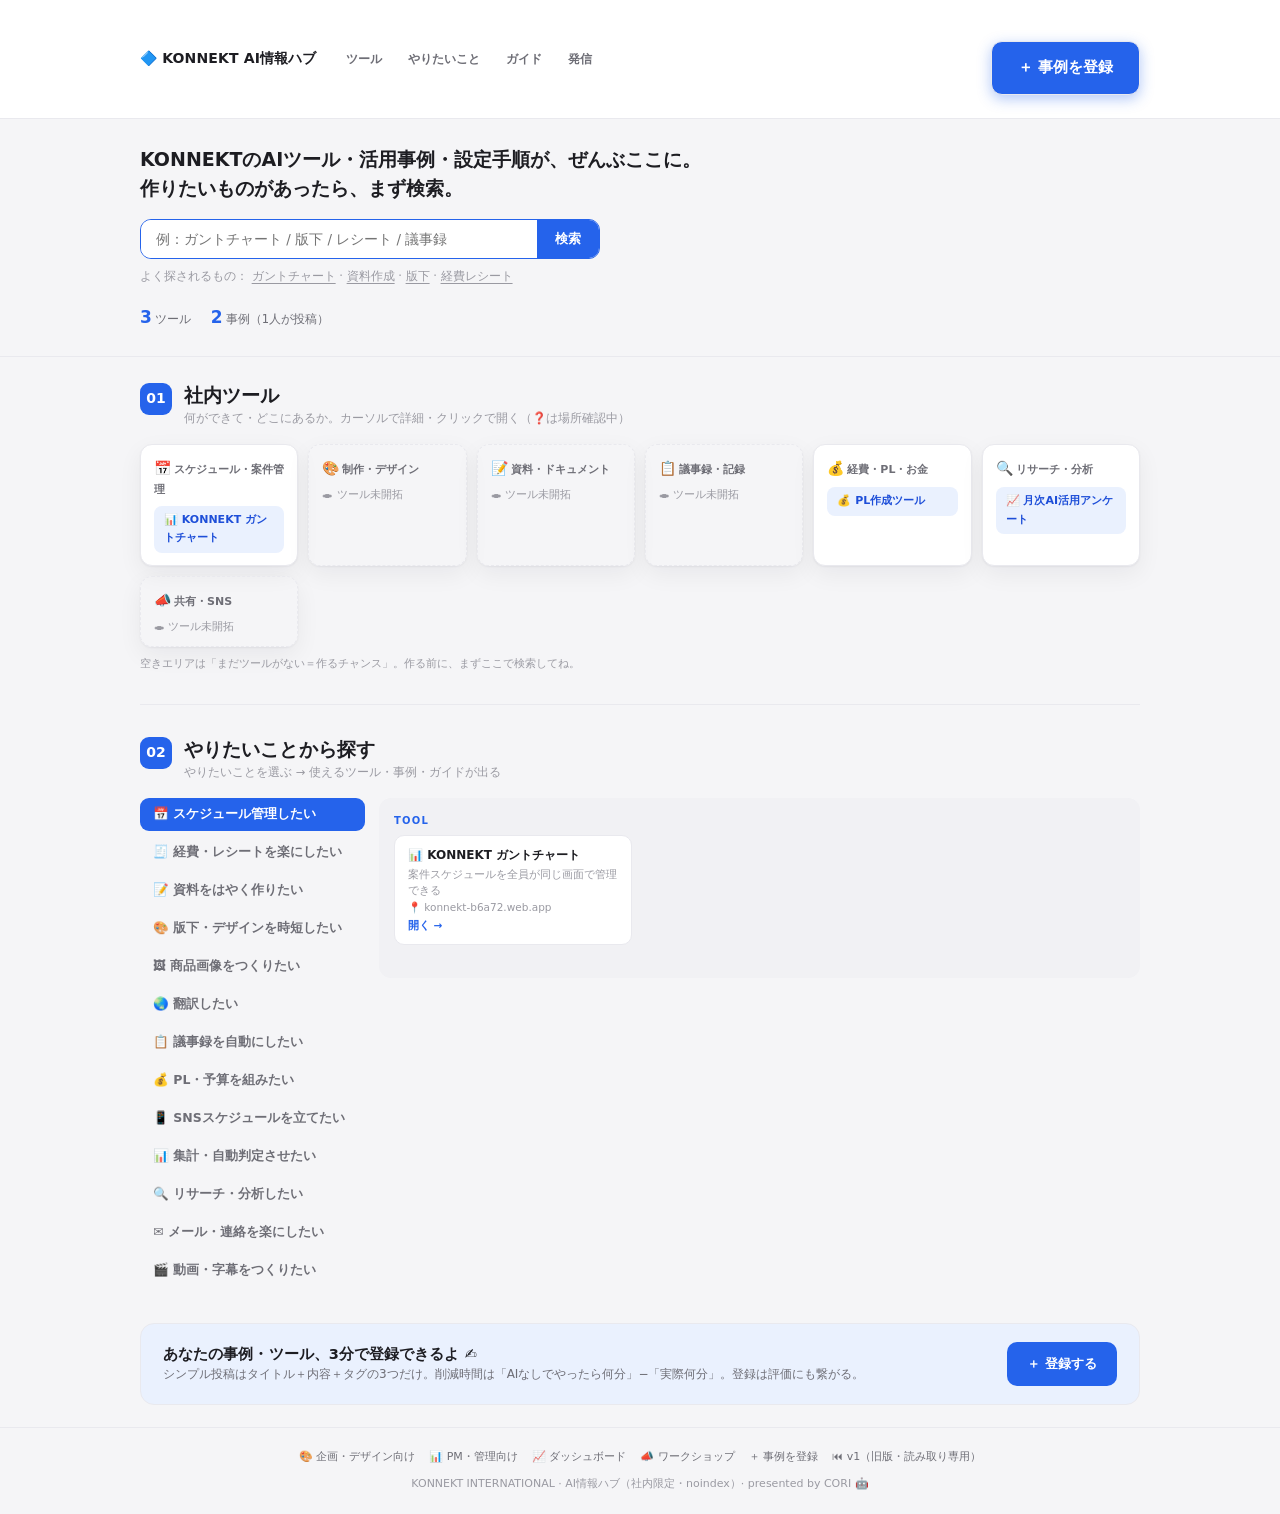
<file: v2/index.html>
<!DOCTYPE html>
<html lang="ja">
<head>
  <meta charset="UTF-8" />
  <meta name="viewport" content="width=device-width, initial-scale=1" />
  <title>KONNEKT AI情報ハブ｜社内AIツール台帳・活用事例・設定手順</title>
  <meta name="robots" content="noindex, nofollow" />
  <meta name="description" content="KONNEKT社内のAIツール台帳・活用事例・設定手順を検索・共有できるAI情報ハブ。" />
  <link rel="icon" href="data:image/svg+xml,<svg xmlns='http://www.w3.org/2000/svg' viewBox='0 0 100 100'><text y='.9em' font-size='90'>🔷</text></svg>" />
  <style>
    :root{
      /* Task Cockpit のデザイントークンを踏襲・アクセントは彩度高めの明るい青 */
      --bg:#F5F5F7; --card:#FFFFFF; --tint:#EAF1FE; --tint2:#F1F1F4;
      --ink:#1D1D22; --ink2:#6E6E76; --ink3:#9A9AA2;
      --border:#E9E9EE; --p:#2563EB; --p2:#1D4ED8; --p-light:#EAF1FE;
      /* 見出しも本文と同じゴシックに統一（旧: 明朝セリフ・2026-07-18 ゆりこ指示で統一） */
      --serif:"Noto Sans JP","Hiragino Sans","Hiragino Kaku Gothic ProN","Yu Gothic",system-ui,sans-serif;
      --shadow:0 1px 2px rgba(20,20,30,.05), 0 8px 24px rgba(20,20,30,.06);
      --radius:12px;
      color-scheme: light;
    }
    *{box-sizing:border-box;margin:0;padding:0;}
    html{scroll-behavior:smooth;scroll-padding-top:66px;}
    body{background:var(--bg);color:var(--ink);
      font-family:"Noto Sans JP","Hiragino Sans","Hiragino Kaku Gothic ProN","Yu Gothic",system-ui,sans-serif;
      font-size:14px;line-height:1.7;-webkit-font-smoothing:antialiased;}
    a{color:inherit;text-decoration:none;}
    .wrap{max-width:1040px;margin:0 auto;padding:0 20px;}

    /* nav */
    .nav{position:sticky;top:0;z-index:60;background:rgba(255,255,255,.94);backdrop-filter:blur(8px);
      border-bottom:1px solid var(--border);}
    .nav-inner{display:flex;align-items:center;gap:4px;flex-wrap:wrap;padding:11px 20px;max-width:1040px;margin:0 auto;}
    .logo{font-weight:700;font-size:14px;margin-right:14px;letter-spacing:.01em;}
    .logo .dia{color:var(--p);}
    .np{font-size:12px;font-weight:600;color:var(--ink2);padding:6px 11px;border-radius:8px;transition:.15s;}
    .np:hover{background:var(--tint);color:var(--p);}
    .np.cta{margin-left:auto;background:var(--p);color:#fff;border-radius:11px;padding:13px 26px;font-size:15px;font-weight:700;box-shadow:0 4px 14px rgba(37,99,235,.35);transition:.15s;}
    .np.cta:hover{background:var(--p2);color:#fff;box-shadow:0 6px 20px rgba(37,99,235,.45);transform:translateY(-1px);}

    /* hero */
    .hero{background:var(--bg);border-bottom:1px solid var(--border);padding:26px 0 24px;}
    .hero-lead{font-family:var(--serif);font-size:clamp(16px,2vw,19px);font-weight:600;line-height:1.55;color:var(--ink);margin-bottom:16px;}
    .searchbox{display:flex;max-width:460px;border:1.5px solid var(--p);border-radius:11px;overflow:hidden;background:#fff;}
    .searchbox input{flex:1;border:none;outline:none;padding:11px 15px;font-size:13.5px;font-family:inherit;background:#fff;color:var(--ink);min-width:0;}
    .searchbox button{border:none;background:var(--p);color:#fff;font-weight:600;font-size:13px;padding:0 18px;cursor:pointer;font-family:inherit;}
    .searchbox button:hover{background:var(--p2);}
    .hint{font-size:11.5px;color:var(--ink3);margin-top:8px;}
    .hint .tag{cursor:pointer;text-decoration:underline;text-underline-offset:3px;}
    .hint .tag:hover{color:var(--p);}
    .hstats{display:flex;gap:20px;margin-top:16px;flex-wrap:wrap;}
    .hstat{font-size:11.5px;color:var(--ink2);}
    .hstat b{font-size:17px;color:var(--p);font-weight:700;margin-right:3px;font-variant-numeric:tabular-nums;}

    /* sections — 各セクションを「壁」で区切って話題の切り替わりを明確化 */
    section{padding:26px 0 6px;}
    section + section{border-top:1px solid var(--border);margin-top:24px;padding-top:32px;}
    .num-head{display:flex;align-items:flex-start;gap:12px;margin-bottom:16px;}
    .sec-badge{flex-shrink:0;width:32px;height:32px;border-radius:9px;background:var(--p);color:#fff;
      font-family:var(--serif);font-weight:600;font-size:14px;display:flex;align-items:center;justify-content:center;font-variant-numeric:tabular-nums;}
    .num-head .titles{display:flex;flex-direction:column;gap:1px;}
    h2{font-family:var(--serif);font-size:19px;font-weight:600;line-height:1.3;letter-spacing:.005em;color:var(--ink);}
    .sec-note{font-size:11.5px;color:var(--ink3);}

    /* ===== ツール全体感 ===== */
    .tool-stats{display:flex;gap:6px;flex-wrap:wrap;margin-bottom:10px;}
    .tstat{background:#fff;border:1px solid var(--border);border-radius:99px;padding:4px 12px;font-size:11.5px;font-weight:600;color:var(--ink2);}
    .tstat b{color:var(--p2);font-size:13px;font-weight:700;font-variant-numeric:tabular-nums;}
    .covmap{display:grid;grid-template-columns:repeat(auto-fit,minmax(140px,1fr));gap:10px;}
    .area{background:var(--card);border:1px solid var(--border);border-radius:var(--radius);box-shadow:var(--shadow);padding:12px 13px;display:flex;flex-direction:column;gap:6px;}
    .area .a-head{font-size:11px;font-weight:600;color:var(--ink2);}
    .area .a-head .ic{font-size:14px;margin-right:3px;}
    .tchip{display:flex;align-items:center;gap:5px;font-size:11px;font-weight:600;background:var(--tint);border:1px solid transparent;color:var(--p2);border-radius:8px;padding:4px 9px;cursor:pointer;transition:.12s;}
    .tchip:hover{border-color:var(--p);}
    .tchip .ask{color:#B45309;font-size:9.5px;font-weight:700;}
    .area.empty{border-style:dashed;background:transparent;}
    .area .hollow{font-size:10.5px;color:var(--ink3);line-height:1.5;}
    .kind{font-size:9.5px;font-weight:700;border-radius:99px;padding:1px 8px;}
    .kind.common{background:var(--tint);color:var(--p2);}
    .kind.personal{background:#E6F6FB;color:#0E7490;}
    .kind.system{background:#EEF1F7;color:#3E4C66;}
    .tt{position:fixed;z-index:120;background:#fff;border:1px solid var(--border);border-radius:12px;box-shadow:0 14px 34px rgba(16,24,40,.16);padding:12px 14px;font-size:11.5px;line-height:1.65;max-width:280px;display:none;pointer-events:none;}
    .tt.show{display:block;}
    .tt .tt-name{font-size:12.5px;font-weight:700;}
    .tt .tt-meta{color:var(--ink3);font-size:10.5px;margin:2px 0 6px;}
    .tt .tt-loc{margin-top:6px;font-size:10.5px;color:var(--ink2);}
    .tt .tt-hint{margin-top:6px;font-size:10px;color:var(--p);font-weight:700;}
    .tchip.dim{opacity:.22;}
    .notice{font-size:11px;color:var(--ink3);margin-top:8px;}

    /* ===== 逆引き（2ペイン） ===== */
    .rev{display:grid;grid-template-columns:225px 1fr;gap:14px;align-items:start;}
    .rev-list{display:flex;flex-direction:column;gap:5px;}
    .ritem{font-size:12.5px;font-weight:600;color:var(--ink2);padding:8px 13px;border-radius:9px;cursor:pointer;border:none;background:transparent;text-align:left;font-family:inherit;transition:.12s;}
    .ritem:hover{background:var(--tint);color:var(--p);}
    .ritem.on{background:var(--p);color:#fff;}
    .rev-pane{background:var(--tint2);border-radius:var(--radius);padding:14px 15px;min-height:180px;}
    .rgroup{font-size:10px;font-weight:700;color:var(--p);letter-spacing:.12em;margin:4px 0 6px;}
    .rgroup:first-child{margin-top:0;}
    .rcards{display:grid;grid-template-columns:repeat(auto-fill,minmax(230px,1fr));gap:8px;}
    .rcard{background:#fff;border:1px solid var(--border);border-radius:10px;padding:10px 13px;font-size:11.5px;cursor:pointer;transition:.12s;line-height:1.6;}
    .rcard:hover{border-color:var(--p);}
    .rcard b{font-size:12px;font-weight:600;color:var(--ink);}
    .rcard .m{color:var(--ink3);font-size:10.5px;display:block;}
    .rcard .go{color:var(--p);font-weight:600;font-size:10.5px;}
    .rempty{font-size:12px;color:var(--ink3);}

    /* ===== ホーム/タブ切替（04+05→ガイド・06→発信・2026-08-01） ===== */
    .backhome{font-size:12px;font-weight:600;color:var(--ink2);background:#fff;border:1px solid var(--border);border-radius:9px;padding:7px 14px;cursor:pointer;font-family:inherit;margin:20px 0 14px;}
    .backhome:hover{border-color:var(--p);color:var(--p);}
    .subtabs{display:flex;gap:6px;margin-bottom:20px;border-bottom:1px solid var(--border);padding-bottom:12px;}
    .subtab{font-size:13px;font-weight:600;color:var(--ink2);background:transparent;border:none;border-radius:9px;padding:8px 14px;cursor:pointer;font-family:inherit;}
    .subtab:hover{background:var(--tint);}
    .subtab.on{background:var(--p);color:#fff;}

    /* controls */
    .controls{display:flex;align-items:center;gap:8px;flex-wrap:wrap;margin-bottom:12px;}
    .ctrl-label{font-size:11px;color:var(--ink3);font-weight:600;letter-spacing:.05em;}
    .sortbtn{font-size:12px;font-weight:600;border:1px solid var(--border);background:#fff;color:var(--ink2);border-radius:99px;padding:4px 12px;cursor:pointer;font-family:inherit;}
    .sortbtn.on{background:var(--p);color:#fff;border-color:var(--p);}
    select.person{font-size:12px;font-weight:600;border:1px solid var(--border);border-radius:99px;padding:4px 10px;color:var(--ink2);background:#fff;font-family:inherit;cursor:pointer;}
    .chips{display:flex;gap:6px;flex-wrap:wrap;margin-bottom:14px;}
    .chip{font-size:11.5px;font-weight:500;background:var(--tint2);border:1px solid var(--border);color:var(--ink2);border-radius:99px;padding:3px 11px;cursor:pointer;font-family:inherit;}
    .chip.on{background:var(--p);border-color:var(--p);color:#fff;}
    .count{font-size:11.5px;color:var(--ink3);margin-left:auto;font-variant-numeric:tabular-nums;}

    /* case cards */
    .cases{display:grid;grid-template-columns:repeat(auto-fill,minmax(290px,1fr));gap:12px;}
    .case{background:var(--card);border:1px solid var(--border);border-radius:var(--radius);box-shadow:var(--shadow);padding:14px 16px;display:flex;flex-direction:column;gap:9px;transition:.15s;cursor:pointer;}
    .case:hover{border-color:#A9C6FA;box-shadow:0 2px 4px rgba(20,20,30,.06),0 12px 28px rgba(37,99,235,.14);transform:translateY(-1px);}
    .case-top{display:flex;align-items:center;gap:8px;font-size:11px;color:var(--ink3);}
    .avatar{width:21px;height:21px;border-radius:50%;background:var(--p);color:#fff;font-size:9.5px;font-weight:700;display:flex;align-items:center;justify-content:center;flex-shrink:0;}
    .case-top .name{font-weight:600;color:var(--ink2);}
    .case-top .date{margin-left:auto;font-variant-numeric:tabular-nums;}
    .case h3{font-size:13.5px;font-weight:700;line-height:1.55;}
    .dekiru{background:var(--tint2);border-left:3px solid var(--p);border-radius:6px;padding:6px 11px;font-size:11.5px;color:var(--ink2);}
    .ba-line{display:flex;align-items:center;gap:8px;font-size:12px;background:var(--tint);border-radius:9px;padding:7px 12px;flex-wrap:wrap;}
    .ba-line .bf{color:var(--ink2);}
    .ba-line .af{color:var(--p2);font-weight:700;}
    .badges{display:flex;gap:6px;flex-wrap:wrap;align-items:center;margin-top:auto;}
    .b-saved{font-size:10.5px;font-weight:700;background:var(--tint);color:var(--p2);border-radius:99px;padding:2px 9px;font-variant-numeric:tabular-nums;}
    .b-month{font-size:10.5px;font-weight:700;background:var(--ink);color:#fff;border-radius:99px;padding:2px 9px;font-variant-numeric:tabular-nums;}
    .b-tool{font-size:10.5px;font-weight:500;color:var(--ink2);background:var(--tint2);border:1px solid var(--border);border-radius:99px;padding:2px 9px;}
    .b-tag{font-size:10.5px;color:var(--p);font-weight:600;}
    .toolbtn{display:inline-flex;align-items:center;gap:5px;background:var(--p);color:#fff;font-weight:600;font-size:11px;border-radius:8px;padding:5px 11px;}
    .toolbtn:hover{background:var(--p2);}

    /* steps / docs */
    .steps{display:grid;grid-template-columns:repeat(auto-fit,minmax(200px,1fr));gap:10px;}
    .step{background:var(--card);border:1px solid var(--border);border-radius:var(--radius);box-shadow:var(--shadow);padding:13px 15px;}
    .step .n{width:22px;height:22px;border-radius:50%;background:var(--p);color:#fff;font-weight:700;font-size:11.5px;display:flex;align-items:center;justify-content:center;margin-bottom:6px;}
    .step h3{font-size:12.5px;font-weight:700;margin-bottom:3px;}
    .step p{font-size:11.5px;color:var(--ink2);}
    .grid3{display:grid;grid-template-columns:repeat(auto-fill,minmax(240px,1fr));gap:10px;}
    .doc{display:flex;align-items:center;gap:11px;background:var(--card);border:1px solid var(--border);border-radius:var(--radius);box-shadow:var(--shadow);padding:11px 14px;transition:.15s;}
    .doc:hover{border-color:var(--p);}
    .doc .ic{font-size:19px;}
    .doc .t{font-size:12.5px;font-weight:600;}
    .doc .s{font-size:10.5px;color:var(--ink3);}
    .doc .arrow{margin-left:auto;color:var(--ink3);font-size:12px;}

    .cta{background:var(--tint);border:1px solid var(--border);border-radius:14px;padding:18px 22px;display:flex;align-items:center;gap:18px;flex-wrap:wrap;margin:30px 0 12px;}
    .cta h2{font-size:14.5px;}
    .cta p{font-size:12px;color:var(--ink2);}
    .cta .btn{margin-left:auto;display:inline-block;background:var(--p);color:#fff;font-weight:600;font-size:13px;border:none;border-radius:10px;padding:11px 20px;cursor:pointer;font-family:inherit;}
    .cta .btn:hover{background:var(--p2);}

    footer{border-top:1px solid var(--border);padding:20px;text-align:center;font-size:11px;color:var(--ink3);margin-top:22px;}
    footer .links{margin-bottom:8px;display:flex;gap:14px;justify-content:center;flex-wrap:wrap;}
    footer .links a{color:var(--ink2);font-weight:500;}
    footer .links a:hover{color:var(--p);}

    /* modal */
    .backdrop{position:fixed;inset:0;background:rgba(16,24,40,.45);display:none;align-items:center;justify-content:center;z-index:100;padding:20px;}
    .backdrop.open{display:flex;}
    .modal{background:#fff;border-radius:16px;max-width:560px;width:100%;padding:24px 26px;position:relative;max-height:84vh;overflow-y:auto;}
    .modal .x{position:absolute;top:12px;right:14px;border:none;background:var(--tint);border-radius:50%;width:30px;height:30px;font-size:15px;cursor:pointer;color:var(--ink2);font-family:inherit;}
    .modal h3{font-size:15px;font-weight:700;margin-bottom:10px;padding-right:30px;}
    .person-chip{display:inline-flex;align-items:center;gap:6px;font-size:12px;font-weight:600;color:var(--ink2);background:var(--tint);border-radius:99px;padding:3px 12px;}
    .person-chip .dot{width:8px;height:8px;border-radius:50%;background:var(--p);}
    .cmd-box{background:#101828;color:#E5E7EB;font-family:ui-monospace,SFMono-Regular,Menlo,monospace;font-size:11.5px;line-height:1.7;border-radius:10px;padding:12px 14px;white-space:pre-wrap;word-break:break-word;}
    /* ===== モーダル本文・リンク（2026-08-03 追加） ===== */
    .modal-text{font-size:12.5px;line-height:1.8;color:var(--ink2);overflow-wrap:anywhere;}
    .modal-text p{margin-bottom:8px;}
    .modal-text p:last-child{margin-bottom:0;}
    .inline-link{color:var(--p);font-weight:600;text-decoration:underline;text-underline-offset:2px;overflow-wrap:anywhere;}
    .inline-link:hover{color:var(--p2);}
    .linkrow{display:flex;flex-wrap:wrap;gap:8px;margin:0 0 14px;}
    .linkbtn{display:inline-flex;align-items:center;background:var(--p);color:#fff;font-weight:600;font-size:12px;border-radius:9px;padding:9px 15px;transition:.14s;}
    .linkbtn:hover{background:var(--p2);}
    .linkbtn.ghost{background:#fff;color:var(--p2);border:1px solid var(--border);}
    .linkbtn.ghost:hover{border-color:var(--p);background:var(--tint);}
    /* 添付画像・リンク先のサムネイルプレビュー（2026-08-03 追加） */
    .previewrow{display:flex;flex-wrap:wrap;gap:10px;margin:0 0 14px;}
    .thumb-link{display:block;width:150px;height:104px;border-radius:10px;overflow:hidden;border:1px solid var(--border);background:var(--tint2);flex-shrink:0;}
    .thumb-link img{width:100%;height:100%;object-fit:cover;display:block;}
    .linkcard{display:flex;align-items:center;gap:9px;border:1px solid var(--border);border-radius:10px;padding:9px 13px;background:#fff;max-width:260px;transition:.12s;}
    .linkcard:hover{border-color:var(--p);background:var(--tint);}
    .linkcard-ico{width:22px;height:22px;border-radius:5px;flex-shrink:0;}
    .linkcard-text{display:flex;flex-direction:column;min-width:0;}
    .linkcard-text b{font-size:12px;color:var(--ink);font-weight:700;white-space:nowrap;overflow:hidden;text-overflow:ellipsis;}
    .linkcard-host{font-size:10.5px;color:var(--ink3);white-space:nowrap;overflow:hidden;text-overflow:ellipsis;}

    .mb-2{margin-bottom:8px;}.mb-3{margin-bottom:12px;}.mb-4{margin-bottom:16px;}
    .text-xs{font-size:11px;}.font-semibold{font-weight:600;}.text-gray-600{color:var(--ink2);}

    @media (max-width:720px){
      .rev{grid-template-columns:1fr;}
      .rev-list{flex-direction:row;flex-wrap:wrap;}
      .ritem{border:1px solid var(--border);}
      .count{margin-left:0;width:100%;}
      .hero .net{display:none;}
    }
    @media (prefers-reduced-motion:reduce){*{transition:none!important;scroll-behavior:auto!important;}}
  </style>
</head>
<body>

<nav class="nav">
  <div class="nav-inner">
    <span class="logo"><span class="dia">🔷</span> KONNEKT AI情報ハブ</span>
    <a class="np" href="#tools" onclick="showHome();return true;">ツール</a>
    <a class="np" href="#reverse" onclick="showHome();return true;">やりたいこと</a>
    <a class="np" href="javascript:void(0)" onclick="showTab('guide')">ガイド</a>
    <a class="np" href="javascript:void(0)" onclick="showTab('archive')">発信</a>
    <a class="np cta" href="./register-hub.html">＋ 事例を登録</a>
  </div>
</nav>

<header class="hero">
  <div class="wrap hero-inner">
    <p class="hero-lead">KONNEKTのAIツール・活用事例・設定手順が、ぜんぶここに。<br class="brk">作りたいものがあったら、まず検索。</p>
    <div class="searchbox">
      <input id="search" type="search" placeholder="例：ガントチャート / 版下 / レシート / 議事録" aria-label="ツール・事例を検索" />
      <button onclick="jumpTo('tools')">検索</button>
    </div>
    <p class="hint">よく探されるもの：
      <span class="tag" onclick="quickSearch('ガント')">ガントチャート</span> ·
      <span class="tag" onclick="quickSearch('資料')">資料作成</span> ·
      <span class="tag" onclick="quickSearch('版下')">版下</span> ·
      <span class="tag" onclick="quickSearch('レシート')">経費レシート</span>
    </p>
    <div class="hstats" title="登録データから自動集計（手動更新なし）">
      <span class="hstat"><b id="kpi-tools">–</b>ツール</span>
      <span class="hstat"><b id="kpi-cases">–</b>事例（<span id="kpi-people">–</span>人が投稿）</span>
    </div>
  </div>
</header>

<main class="wrap">

  <div id="home-view">

  <!-- ===== 01 ツールの全体感 ===== -->
  <section id="tools">
    <div class="num-head">
      <span class="sec-badge">01</span>
      <div class="titles">
        <h2>社内ツール</h2>
        <span class="sec-note">何ができて・どこにあるか。カーソルで詳細・クリックで開く（❓は場所確認中）</span>
      </div>
    </div>
    <div class="covmap" id="covmap"></div>
    <p class="notice">空きエリアは「まだツールがない＝作るチャンス」。作る前に、まずここで検索してね。</p>
  </section>

  <!-- ===== 02 逆引き ===== -->
  <section id="reverse">
    <div class="num-head">
      <span class="sec-badge">02</span>
      <div class="titles">
        <h2>やりたいことから探す</h2>
        <span class="sec-note">やりたいことを選ぶ → 使えるツール・事例・ガイドが出る</span>
      </div>
    </div>
    <div class="rev">
      <div class="rev-list" id="rev-list"></div>
      <div class="rev-pane" id="rev-pane"></div>
    </div>
  </section>

  <div class="cta">
    <div>
      <h2>あなたの事例・ツール、3分で登録できるよ ✍️</h2>
      <p>シンプル投稿はタイトル＋内容＋タグの3つだけ。削減時間は「AIなしでやったら何分」−「実際何分」。登録は評価にも繋がる。</p>
    </div>
    <a class="btn" href="./register-hub.html">＋ 登録する</a>
  </div>

  </div><!-- /home-view -->

  <div id="tab-view" style="display:none;">
    <button class="backhome" onclick="showHome()">← ホームに戻る</button>
    <div class="subtabs">
      <button class="subtab on" id="subtab-guide" onclick="showTab('guide')">📘 ガイド</button>
      <button class="subtab" id="subtab-archive" onclick="showTab('archive')">📣 発信</button>
    </div>

    <div id="panel-guide">
      <div class="num-head">
        <div class="titles">
          <h2>はじめてのAI（新規入社者向け）</h2>
          <span class="sec-note">最初の4ステップ・迷ったら藤本まで</span>
        </div>
      </div>
      <div class="steps">
        <div class="step"><div class="n">1</div><h3>📥 アプリをダウンロード</h3><p>Claude（Cowork）のデスクトップアプリを入れる。</p></div>
        <div class="step"><div class="n">2</div><h3>🔑 会社メールでログイン</h3><p>@konnekt-i.com のアカウントでサインイン。</p></div>
        <div class="step"><div class="n">3</div><h3>🔌 ツールを接続</h3><p>Slack・Notion・カレンダー等を接続（下の設定手順を参照）。</p></div>
        <div class="step"><div class="n">4</div><h3>💬 話しかけてみる</h3><p>「今日の予定まとめて」から。活用事例を真似するのが最短。</p></div>
      </div>
      <div class="grid3" style="margin-top:16px;">
        <a class="doc" href="../docs/cowork-onboarding.pdf" target="_blank" rel="noopener"><span class="ic">🚀</span><span><span class="t">オンボーディングガイド</span><br><span class="s">PDF・最初にこれ1本</span></span><span class="arrow">→</span></a>
        <a class="doc" href="../docs/complete-guide.pdf" target="_blank" rel="noopener"><span class="ic">📘</span><span><span class="t">Cowork 完全ガイド</span><br><span class="s">PDF・ぜんぶ載ってる保存版</span></span><span class="arrow">→</span></a>
      </div>
      <div class="num-head" style="margin-top:28px;">
        <div class="titles">
          <h2>設定手順（社員向け）</h2>
          <span class="sec-note">ツール別の接続・設定ガイド</span>
        </div>
      </div>
      <div class="grid3">
        <a class="doc" href="../docs/shopify-connection.pdf" target="_blank" rel="noopener"><span class="ic">🛍</span><span><span class="t">Shopify 接続ガイド</span><br><span class="s">PDF</span></span><span class="arrow">→</span></a>
        <a class="doc" href="../docs/shopify-report-guide.pdf" target="_blank" rel="noopener"><span class="ic">📊</span><span><span class="t">Shopify 売上レポート</span><br><span class="s">PDF</span></span><span class="arrow">→</span></a>
        <a class="doc" href="../docs/google-meet-guide.pdf" target="_blank" rel="noopener"><span class="ic">📋</span><span><span class="t">Google Meet 議事録ガイド</span><br><span class="s">PDF</span></span><span class="arrow">→</span></a>
        <a class="doc" href="../docs/pm-guide.pdf" target="_blank" rel="noopener"><span class="ic">👔</span><span><span class="t">PM向けガイド</span><br><span class="s">PDF</span></span><span class="arrow">→</span></a>
        <a class="doc" href="../docs/pm-30cases.pdf" target="_blank" rel="noopener"><span class="ic">💼</span><span><span class="t">PM 30事例集</span><br><span class="s">PDF</span></span><span class="arrow">→</span></a>
      </div>
    </div>

    <div id="panel-archive" style="display:none;">
      <div class="num-head">
        <div class="titles">
          <h2>発信アーカイブ</h2>
          <span class="sec-note">会社がAIについて発信してきたもの（β）</span>
        </div>
      </div>
      <div class="grid3">
        <a class="doc" href="https://fujimoto-cpu.github.io/ai-pulse-survey/" target="_blank" rel="noopener"><span class="ic">📈</span><span><span class="t">月次AI活用アンケート</span><br><span class="s">毎月・結果は全体定例で共有</span></span><span class="arrow">→</span></a>
        <a class="doc" href="https://fujimoto-cpu.github.io/dashboard/ai-knowledge-cases.html" target="_blank" rel="noopener"><span class="ic">🏢</span><span><span class="t">他社AIナレッジ活用事例集</span><br><span class="s">2026-06-16・複利の仕組み5社</span></span><span class="arrow">→</span></a>
        <div class="doc"><span class="ic">🏆</span><span><span class="t">AI活用実績 2026.05</span><br><span class="s">月357h削減・新規79件・浸透率80%</span></span></div>
        <div class="doc"><span class="ic">⚠️</span><span><span class="t">AIの怖い話（6/23全社定例）</span><br><span class="s">顧客情報NG・鵜呑みNG・頼りきりNG</span></span></div>
      </div>
    </div>
  </div>

</main>

<footer>
  <div class="links">
    <a href="./role/creative.html">🎨 企画・デザイン向け</a>
    <a href="./role/pm.html">📊 PM・管理向け</a>
    <a href="./dashboard.html">📈 ダッシュボード</a>
    <a href="./workshop.html">📣 ワークショップ</a>
    <a href="./register-hub.html">＋ 事例を登録</a>
    <a href="../">⏮ v1（旧版・読み取り専用）</a>
  </div>
  KONNEKT INTERNATIONAL · AI情報ハブ（社内限定・noindex）· presented by CORI 🤖
</footer>

<div class="backdrop" id="backdrop" onclick="if(event.target===this)closeModal()">
  <div class="modal">
    <button class="x" onclick="closeModal()" aria-label="閉じる">×</button>
    <div id="modal-body"></div>
  </div>
</div>

<script>
let CARDS=[], TOOLS=[];
/* ★2026-08-03 修正：旧判定は /^case-----/ でIDのハイフン連続をテスト扱いにしていたが、
   GASのID生成が日本語名を1文字ずつハイフンに変換するため「藤本有璃子」等の投稿が
   すべてテスト扱いで非表示になっていた（フォーム経由の登録が消える主因）。
   IDの形に頼るのをやめ、投稿者名が「てすと」で始まるものだけをテストとする。 */
const isTest=c=>/^てすと/.test(c.person||"");

/* 業務エリア（カバレッジマップの軸） */
const AREAS=[
  {id:"schedule",icon:"📅",label:"スケジュール・案件管理"},
  {id:"create",icon:"🎨",label:"制作・デザイン"},
  {id:"docs",icon:"📝",label:"資料・ドキュメント"},
  {id:"minutes",icon:"📋",label:"議事録・記録"},
  {id:"money",icon:"💰",label:"経費・PL・お金"},
  {id:"research",icon:"🔍",label:"リサーチ・分析"},
  {id:"comms",icon:"📣",label:"共有・SNS"},
];
const KIND_LABEL={common:"全社共通",personal:"社員の発明",system:"自動の仕組み"};
/* 事例→ツールの紐付け（ツールに飛ぶボタン用） */
const TOOL_OF={"case-wataru-006":"receipt","case-wataru-007":"slash"};

/* 逆引きマップ：やりたいこと → ツール/事例/ガイド
   ★2026-08-03 変更：03「活用事例」セクションを廃止し、事例はここ（02）だけで見せる形にした。
   cases は手で並べた既存分。scenes は「このやりたいことに該当するシーン」で、
   登録フォーム経由で増えた事例は scenes 一致で自動的にここに載る（手打ち不要）。
   areas はツールの自動マッチ用（tools.json の areas と突き合わせ）。 */
const REVERSE=[
  {label:"📅 スケジュール管理したい",tools:["gantt","slash"],cases:["nishijima-calendar"],guides:[],scenes:["calendar-add","morning-brief","shift"],areas:["schedule"]},
  {label:"🧾 経費・レシートを楽にしたい",tools:["receipt"],cases:["case-fujimoto-008","case-wataru-006"],guides:[],scenes:["expense","receipt"],areas:["money"]},
  {label:"📝 資料をはやく作りたい",tools:[],cases:["case-mizuki-004","case-hiro-001"],guides:[["💼 PM 30事例集","../docs/pm-30cases.pdf"]],scenes:["document","proposal"],areas:["docs"]},
  {label:"🎨 版下・デザインを時短したい",tools:["quality","pantone"],cases:["case-hiro-002"],guides:[],scenes:["design-template"],areas:["create"]},
  {label:"🖼 商品画像をつくりたい",tools:[],cases:["case-hiro-001"],guides:[],scenes:["product-image"],areas:["create"]},
  {label:"🌏 翻訳したい",tools:[],cases:["case-hiro-010"],guides:[],scenes:["translation"],areas:[]},
  {label:"📋 議事録を自動にしたい",tools:["minutes"],cases:[],guides:[["📋 Google Meet 議事録ガイド","../docs/google-meet-guide.pdf"]],scenes:["minutes"],areas:["minutes"]},
  {label:"💰 PL・予算を組みたい",tools:["pl"],cases:[],guides:[["👔 PM向けガイド","../docs/pm-guide.pdf"]],scenes:["pl"],areas:["money"]},
  {label:"📱 SNSスケジュールを立てたい",tools:[],cases:["case-pm担当-009"],guides:[],scenes:["sns-schedule","slack-share"],areas:["comms"]},
  {label:"📊 集計・自動判定させたい",tools:[],cases:["case-mizuki-005","case-wataru-007"],guides:[],scenes:["auto-check"],areas:["research"]},
  /* ★2026-08-03 追加：下記3つが無いと research / brand-analysis / trend-collect /
     mail-reply / video-caption のシーンを持つ事例がどの「やりたいこと」にも載らず、
     03廃止後は完全に行き場を失う（登録しても見えない）。SCENES 全20種を必ず拾う。 */
  {label:"🔍 リサーチ・分析したい",tools:[],cases:[],guides:[],scenes:["research","brand-analysis","trend-collect"],areas:["research"]},
  {label:"✉️ メール・連絡を楽にしたい",tools:[],cases:[],guides:[],scenes:["mail-reply"],areas:["comms"]},
  {label:"🎬 動画・字幕をつくりたい",tools:[],cases:[],guides:[],scenes:["video-caption"],areas:[]},
];
/* 手打ちリスト＋自動マッチ（scenes / areas 一致）を重複なしで合成する */
function toolsFor(r){
  const ids=new Set(r.tools||[]);
  TOOLS.forEach(t=>{ if((t.areas||[]).some(a=>(r.areas||[]).includes(a))) ids.add(t.id); });
  return [...ids].map(id=>TOOLS.find(t=>t.id===id)).filter(Boolean);
}
function casesFor(r){
  const ids=new Set(r.cases||[]);
  CARDS.forEach(c=>{ if((c.scenes||[]).some(s=>(r.scenes||[]).includes(s))) ids.add(c.id); });
  return [...ids].map(id=>CARDS.find(c=>c.id===id)).filter(Boolean);
}

function esc(s){return String(s==null?"":s).replace(/[&<>"']/g,m=>({"&":"&amp;","<":"&lt;",">":"&gt;",'"':"&quot;","'":"&#39;"}[m]));}
function fmtMonthly(min){const h=min/60;return "月 -"+(h>=10?Math.round(h):h.toFixed(1))+"h";}
function fmtBA(min){if(min==null)return null;
  if(min>=60)return (min%60===0?(min/60)+"時間":Math.floor(min/60)+"時間"+(min%60)+"分");
  return min+"分";}
function animateNum(el,target,decimals){
  const dur=900,t0=performance.now();
  if(document.hidden||matchMedia("(prefers-reduced-motion: reduce)").matches){el.textContent=target.toFixed(decimals);return;}
  function tick(t){const p=Math.min(1,(t-t0)/dur),v=target*(1-Math.pow(1-p,3));
    el.textContent=v.toFixed(decimals);if(p<1)requestAnimationFrame(tick);}
  requestAnimationFrame(tick);
  setTimeout(()=>{el.textContent=target.toFixed(decimals);},dur+150); // 非表示タブ等でrAFが止まっても最終値を保証
}

/* ===== ツール全体感 ===== */
function toolChipAction(t){
  if(t.url){window.open(t.url,"_blank","noopener");return;}
  document.getElementById("modal-body").innerHTML=
    "<h3>"+esc(t.icon+" "+t.name)+"</h3>"+
    "<p style='font-size:13px;color:var(--ink2);'>"+esc(t.dekiru)+"</p>"+
    "<p style='font-size:12px;margin-top:10px;'><b>場所:</b> "+esc(t.loc_label)+"<br><b>作った人:</b> "+esc(t.owner)+"</p>"+
    (t.ask?"<p style='font-size:12px;color:#B45309;margin-top:10px;'>❓ URLがまだ台帳に載ってないよ。"+esc(t.owner)+"に聞いて、わかったらここに追記される予定。</p>":"");
  document.getElementById("backdrop").classList.add("open");
}
function renderTools(){
  document.getElementById("covmap").innerHTML=AREAS.map(a=>{
    const ts=TOOLS.filter(t=>(t.areas||[]).includes(a.id));
    const inner=ts.length
      ?ts.map(t=>`<span class="tchip" data-tool="${esc(t.id)}">${esc(t.icon)} ${esc(t.name)}${t.ask?' <span class="ask">❓</span>':""}</span>`).join("")
      :`<span class="hollow">🕳 ツール未開拓</span>`;
    return `<div class="area${ts.length?"":" empty"}"><span class="a-head"><span class="ic">${a.icon}</span>${esc(a.label)}</span>${inner}</div>`;
  }).join("");
  document.querySelectorAll("#covmap .tchip").forEach(el=>{
    const t=TOOLS.find(x=>x.id===el.dataset.tool);
    el.setAttribute("tabindex","0");
    el.onclick=()=>{hideTT();toolChipAction(t);};
    el.addEventListener("mouseenter",()=>showTT(t,el));
    el.addEventListener("mouseleave",hideTT);
    el.addEventListener("focus",()=>showTT(t,el));
    el.addEventListener("blur",hideTT);
  });
}

/* ホバー時の補足ポップアップ */
const tt=document.createElement("div");tt.className="tt";document.body.appendChild(tt);
function showTT(t,el){
  tt.innerHTML=
    `<div class="tt-name">${esc(t.icon)} ${esc(t.name)} <span class="kind ${esc(t.kind)}">${esc(KIND_LABEL[t.kind]||t.kind)}</span></div>`+
    `<div class="tt-meta">作った人: ${esc(t.owner)}${t.note?" ・ "+esc(t.note):""}</div>`+
    `<div>✨ ${esc(t.dekiru)}</div>`+
    `<div class="tt-loc">📍 ${esc(t.loc_label)}</div>`+
    (t.url?'<div class="tt-hint">クリックでツールを開く →</div>'
      :(t.ask?`<div class="tt-hint" style="color:#B45309;">クリックで詳細（${esc(t.owner)}に聞く）</div>`:""));
  tt.classList.add("show");
  const r=el.getBoundingClientRect(),w=tt.offsetWidth,h=tt.offsetHeight;
  let x=Math.min(r.left,window.innerWidth-w-12),y=r.bottom+8;
  if(y+h>window.innerHeight-8)y=r.top-h-8;
  tt.style.left=Math.max(8,x)+"px";tt.style.top=Math.max(8,y)+"px";
}
function hideTT(){tt.classList.remove("show");}
function dimTools(q){
  document.querySelectorAll("#covmap .tchip").forEach(el=>{
    const t=TOOLS.find(x=>x.id===el.dataset.tool);
    const hay=(t.name+t.owner+t.dekiru+(t.loc_label||"")).toLowerCase();
    el.classList.toggle("dim",!!q&&!hay.includes(q));
  });
}

/* ===== 逆引き（2ペイン） ===== */
function renderReverse(){
  const listEl=document.getElementById("rev-list");
  REVERSE.forEach((r,i)=>{
    const b=document.createElement("button");
    b.className="ritem"+(i===0?" on":"");b.textContent=r.label;
    b.onclick=()=>{document.querySelectorAll(".ritem").forEach(x=>x.classList.remove("on"));b.classList.add("on");showReverse(r);};
    listEl.appendChild(b);
  });
  showReverse(REVERSE[0]);
}
function showReverse(r){
  const groups=[];
  const toolCards=toolsFor(r).map(t=>`
    <div class="rcard" data-tool="${esc(t.id)}"><b>${esc(t.icon)} ${esc(t.name)}</b>
      <span class="m">${esc(t.dekiru)}</span>
      <span class="m">📍 ${esc(t.loc_label)}</span>
      <span class="go">${t.url?"開く →":"聞く →"}</span></div>`);
  if(toolCards.length)groups.push(`<div class="rgroup">TOOL</div><div class="rcards">${toolCards.join("")}</div>`);
  const caseCards=casesFor(r).map(c=>`
    <div class="rcard" data-case="${esc(c.id)}"><b>${esc(c.title)}</b>
      <span class="m">${esc(c.person)}${c.monthly_saved_minutes?" ・ "+esc(fmtMonthly(c.monthly_saved_minutes)):""}</span>
      <span class="go">見る →</span></div>`);
  if(caseCards.length)groups.push(`<div class="rgroup">事例</div><div class="rcards">${caseCards.join("")}</div>`);
  const guideCards=r.guides.map(g=>`
    <div class="rcard" data-href="${esc(g[1])}"><b>${esc(g[0])}</b>
      <span class="go">PDF →</span></div>`);
  if(guideCards.length)groups.push(`<div class="rgroup">GUIDE</div><div class="rcards">${guideCards.join("")}</div>`);
  const el=document.getElementById("rev-pane");
  el.innerHTML=groups.join("")||'<p class="rempty">まだ登録なし — 最初の事例を登録するチャンス！</p>';
  el.querySelectorAll(".rcard").forEach(h=>{
    h.onclick=()=>{
      if(h.dataset.tool)toolChipAction(TOOLS.find(t=>t.id===h.dataset.tool));
      else if(h.dataset.case)openCase(h.dataset.case);
      else if(h.dataset.href)window.open(h.dataset.href,"_blank","noopener");
    };
  });
}

/* ===== ホーム / タブ 切り替え（04+05をガイドに統合・06発信は別タブ・2026-08-01） ===== */
function showHome(){
  document.getElementById("home-view").style.display="";
  document.getElementById("tab-view").style.display="none";
}
function showTab(which){
  document.getElementById("home-view").style.display="none";
  document.getElementById("tab-view").style.display="";
  document.getElementById("panel-guide").style.display=which==="guide"?"":"none";
  document.getElementById("panel-archive").style.display=which==="archive"?"":"none";
  document.getElementById("subtab-guide").classList.toggle("on",which==="guide");
  document.getElementById("subtab-archive").classList.toggle("on",which==="archive");
  window.scrollTo({top:0,behavior:"instant"});
}

/* ===== 事例 ===== */
/* 検索：03「活用事例」グリッド廃止（2026-08-03）に伴い、
   検索は 01 のツールを絞り込む（ヒットしないツールを薄くする）役目だけになった。 */
function applyFilters(){
  dimTools(document.getElementById("search").value.trim().toLowerCase());
}
function quickSearch(q){document.getElementById("search").value=q;applyFilters();jumpTo("tools");}
function jumpTo(id){showHome();document.getElementById(id).scrollIntoView({behavior:"smooth"});}
document.getElementById("search").addEventListener("input",applyFilters);

/* 本文中の裸URLをリンク化する（2026-08-03 追加）。
   detail は GAS が組み立てたHTML断片なので、既存タグを壊さないよう
   「タグの外側にあるテキスト」だけを対象にする。 */
function linkify(html){
  return String(html||"").split(/(<[^>]+>)/).map(part=>{
    if(part.startsWith("<")) return part;                 // タグはそのまま
    return part.replace(/(https?:\/\/[^\s<>"']+)/g, u=>{
      const label=u.length>52?u.slice(0,52)+"…":u;
      return `<a class="inline-link" href="${u}" target="_blank" rel="noopener">${label}</a>`;
    });
  }).join("");
}
/* 添付・リンク先のプレビュー：画像URLは実サムネイル、それ以外はfavicon+ホスト名のリンクカード
   （2026-08-03 追加・「文字ばかりで中身が想像できない」への対応） */
const IMG_EXT_RE=/\.(png|jpe?g|gif|webp|svg)(\?.*)?$/i;
function isImageUrl(u){return IMG_EXT_RE.test(String(u||""));}
function hostOf(u){try{return new URL(u).hostname.replace(/^www\./,"");}catch(e){return "";}}
function previewCard(url,label){
  if(!url) return "";
  if(isImageUrl(url)){
    return `<a class="thumb-link" href="${esc(url)}" target="_blank" rel="noopener"><img src="${esc(url)}" alt="" loading="lazy"></a>`;
  }
  const host=hostOf(url);
  const favicon=host?`https://www.google.com/s2/favicons?domain=${encodeURIComponent(host)}&sz=64`:"";
  return `<a class="linkcard" href="${esc(url)}" target="_blank" rel="noopener">
    ${favicon?`<img class="linkcard-ico" src="${favicon}" alt="">`:""}
    <span class="linkcard-text"><b>${esc(label)}</b><span class="linkcard-host">${esc(host||url)}</span></span>
  </a>`;
}
function openCase(id){
  const c=CARDS.find(x=>x.id===id);if(!c)return;
  const badges=`<div class="badges" style="margin:6px 0 14px;">
    ${c.saved_minutes?`<span class="b-saved">⏱ 1回 -${esc(c.saved_minutes)}分</span>`:""}
    ${c.monthly_saved_minutes?`<span class="b-month">${esc(fmtMonthly(c.monthly_saved_minutes))}</span>`:""}
    ${c.tool?`<span class="b-tool">${esc(c.tool)}</span>`:""}</div>`;
  // 参考リンク（フォームの「リンク」欄）＋ 添付ファイルを、画像ならサムネ／それ以外はfavicon付きカードで表示
  const previews=[];
  if(c.link) previews.push(previewCard(c.link,"このツール・資料を開く"));
  (c.attachments||[]).forEach(a=>previews.push(previewCard(a,"添付を開く")));
  const previewRow=previews.length?`<div class="previewrow">${previews.join("")}</div>`:"";
  const linkRow=`<div class="linkrow"><a class="linkbtn ghost" href="./register-hub.html?edit=${encodeURIComponent(c.id)}">✏️ 編集する</a></div>`;
  // 本文が「リンクそのもの」しかない場合は、上のプレビューと重複するので本文を出さない
  const raw=(c.detail||c.desc||"").replace(/<[^>]*>/g,"").trim();
  const bodyIsJustLink=c.link&&raw===String(c.link).trim();
  const body=bodyIsJustLink?"":`<div class="modal-text">${linkify(c.detail||("<p>"+esc(c.desc||"")+"</p>"))}</div>`;
  document.getElementById("modal-body").innerHTML=
    "<h3>"+esc(c.title)+"</h3>"+badges+previewRow+body+linkRow;
  document.getElementById("backdrop").classList.add("open");
}
function closeModal(){document.getElementById("backdrop").classList.remove("open");}
document.addEventListener("keydown",e=>{if(e.key==="Escape")closeModal();});

/* ===== 起動 ===== */
Promise.all([
  fetch("./data/cards.json").then(r=>r.json()),
  fetch("./data/tools.json").then(r=>r.json()),
]).then(([cards,tools])=>{
  CARDS=cards.filter(c=>c.type!=="tool"&&!isTest(c));
  TOOLS=tools;
  animateNum(document.getElementById("kpi-tools"),TOOLS.length,0);
  animateNum(document.getElementById("kpi-cases"),CARDS.length,0);
  document.getElementById("kpi-people").textContent=new Set(CARDS.map(c=>c.person)).size;
  renderTools();
  renderReverse();
}).catch(()=>{
  document.getElementById("rev-pane").innerHTML=
    '<p style="font-size:12.5px;color:var(--ink3);">データの読み込みに失敗しました。リロードしてみてください。</p>';
});
</script>
</body>
</html>
</file>
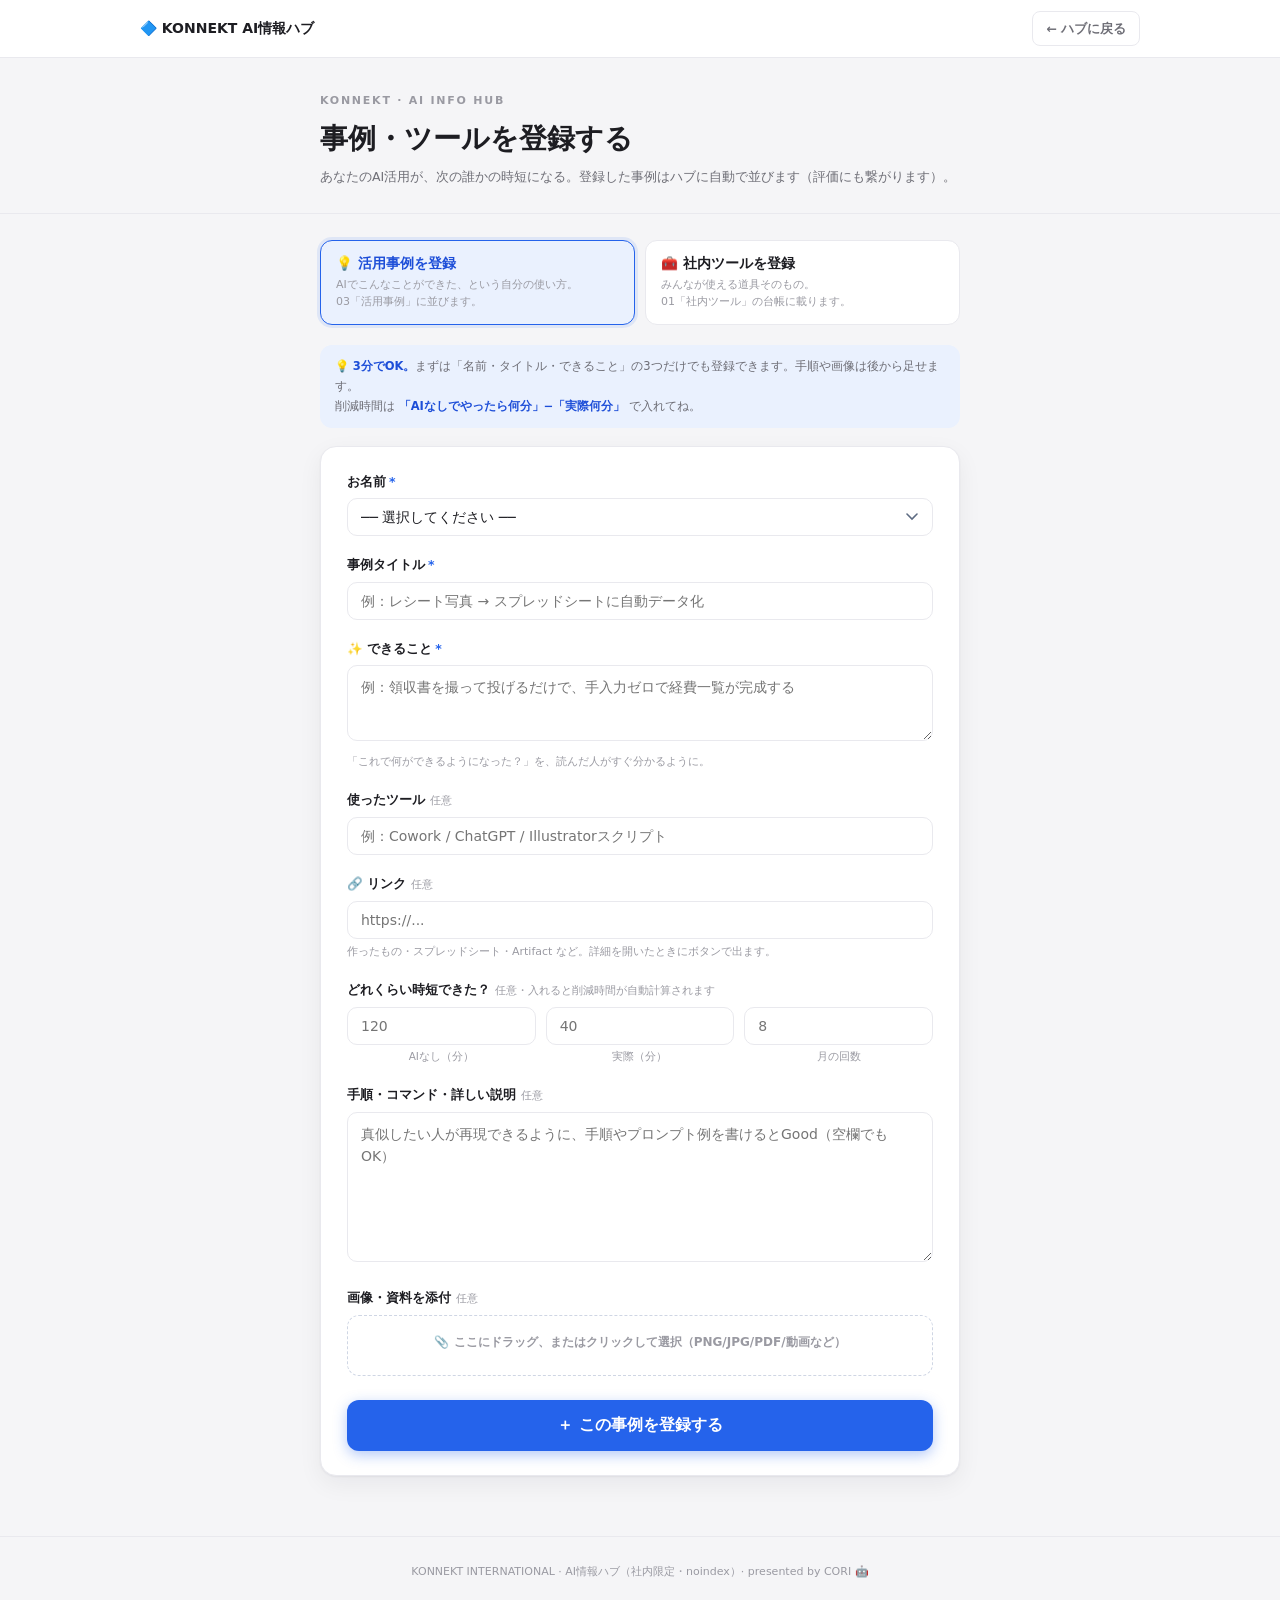
<file: v2/register-hub.html>
<!DOCTYPE html>
<html lang="ja">
<head>
  <meta charset="UTF-8" />
  <meta name="viewport" content="width=device-width, initial-scale=1" />
  <title>事例を登録｜KONNEKT AI情報ハブ</title>
  <meta name="robots" content="noindex, nofollow" />
  <meta name="description" content="KONNEKT AI情報ハブに、あなたのAI活用事例・ツールを登録する。" />
  <link rel="icon" href="data:image/svg+xml,<svg xmlns='http://www.w3.org/2000/svg' viewBox='0 0 100 100'><text y='.9em' font-size='90'>🔷</text></svg>" />
  <style>
    :root{
      --bg:#F5F5F7; --card:#FFFFFF; --tint:#EAF1FE; --tint2:#F1F1F4;
      --ink:#1D1D22; --ink2:#6E6E76; --ink3:#9A9AA2;
      --border:#E9E9EE; --p:#2563EB; --p2:#1D4ED8; --p-light:#EAF1FE;
      /* 見出しも本文と同じゴシックに統一（旧: 明朝セリフ・2026-07-18 ゆりこ指示で統一） */
      --serif:"Noto Sans JP","Hiragino Sans","Hiragino Kaku Gothic ProN","Yu Gothic",system-ui,sans-serif;
      --shadow:0 1px 2px rgba(20,20,30,.05), 0 8px 24px rgba(20,20,30,.06);
      --radius:12px;
      color-scheme: light;
    }
    *{box-sizing:border-box;margin:0;padding:0;}
    body{background:var(--bg);color:var(--ink);
      font-family:"Noto Sans JP","Hiragino Sans","Hiragino Kaku Gothic ProN","Yu Gothic",system-ui,sans-serif;
      font-size:14px;line-height:1.7;-webkit-font-smoothing:antialiased;}
    a{color:inherit;text-decoration:none;}
    .wrap{max-width:680px;margin:0 auto;padding:0 20px;}

    .nav{position:sticky;top:0;z-index:60;background:rgba(255,255,255,.94);backdrop-filter:blur(8px);border-bottom:1px solid var(--border);}
    .nav-inner{display:flex;align-items:center;gap:12px;padding:11px 20px;max-width:1040px;margin:0 auto;}
    .logo{font-weight:700;font-size:14px;}
    .logo .dia{color:var(--p);}
    .back{margin-left:auto;font-size:12.5px;font-weight:600;color:var(--ink2);padding:6px 13px;border-radius:8px;border:1px solid var(--border);background:#fff;}
    .back:hover{border-color:var(--p);color:var(--p);}

    .hero{background:var(--bg);border-bottom:1px solid var(--border);padding:34px 0 26px;}
    .eyebrow{font-size:11px;font-weight:600;color:var(--ink3);letter-spacing:.16em;text-transform:uppercase;margin-bottom:8px;}
    h1{font-family:var(--serif);font-size:clamp(22px,3vw,28px);font-weight:600;line-height:1.4;color:var(--ink);}
    .hero p{font-size:12.5px;color:var(--ink2);margin-top:8px;}

    main{padding:26px 0 60px;}
    .card{background:var(--card);border:1px solid var(--border);box-shadow:var(--shadow);border-radius:16px;padding:24px 26px;}
    .field{margin-bottom:18px;}
    label{display:block;font-size:12.5px;font-weight:700;color:var(--ink);margin-bottom:6px;}
    label .req{color:var(--p);margin-left:3px;}
    label .opt{color:var(--ink3);font-weight:500;font-size:11px;margin-left:5px;}
    .hint-s{font-size:11px;color:var(--ink3);font-weight:400;margin-top:4px;}
    input[type=text],input[type=number],textarea,select{width:100%;border:1px solid var(--border);border-radius:10px;padding:10px 13px;font-size:14px;font-family:inherit;color:var(--ink);background:#fff;outline:none;transition:.12s;}
    input:focus,textarea:focus,select:focus{border-color:var(--p);box-shadow:0 0 0 3px rgba(37,99,235,.12);}
    select{appearance:none;-webkit-appearance:none;cursor:pointer;background-image:url("data:image/svg+xml,%3Csvg xmlns='http://www.w3.org/2000/svg' width='12' height='8' viewBox='0 0 12 8'%3E%3Cpath d='M1 1l5 5 5-5' stroke='%235D6B82' stroke-width='1.6' fill='none' stroke-linecap='round'/%3E%3C/svg%3E");background-repeat:no-repeat;background-position:right 14px center;padding-right:34px;}
    textarea{resize:vertical;line-height:1.6;}
    textarea.ta-mid{min-height:76px;}
    textarea.ta-lg{min-height:150px;}
    .row3{display:grid;grid-template-columns:1fr 1fr 1fr;gap:10px;}
    .row3 .sub{font-size:10.5px;color:var(--ink3);margin-top:3px;text-align:center;}

    .savings{display:none;background:var(--tint);border:1px solid #CFE0FF;border-radius:12px;padding:12px 15px;margin-top:4px;font-size:13px;color:var(--p2);font-weight:700;}
    .savings b{font-size:18px;font-variant-numeric:tabular-nums;}

    .drop{border:1.5px dashed #CFD6E4;border-radius:12px;padding:16px;text-align:center;font-size:12px;color:var(--ink3);cursor:pointer;transition:.12s;}
    .drop:hover,.drop.drag-over{border-color:var(--p);background:var(--tint);color:var(--p2);}
    .drop input{display:none;}
    #file-name{color:var(--p2);font-weight:700;margin-top:6px;font-size:12px;}

    .submit{width:100%;background:var(--p);color:#fff;font-weight:700;font-size:15.5px;border:none;border-radius:12px;padding:15px;cursor:pointer;font-family:inherit;box-shadow:0 4px 14px rgba(37,99,235,.35);transition:.15s;margin-top:6px;}
    .submit:hover{background:var(--p2);box-shadow:0 6px 20px rgba(37,99,235,.45);transform:translateY(-1px);}
    .submit:disabled{opacity:.6;cursor:default;transform:none;}
    .spinner{display:none;width:18px;height:18px;border:2.5px solid rgba(255,255,255,.4);border-top-color:#fff;border-radius:50%;margin:0 auto;animation:spin .7s linear infinite;}
    @keyframes spin{to{transform:rotate(360deg);}}
    .err{display:none;background:#FEF2F2;color:#B91C1C;border-radius:10px;padding:10px 14px;font-size:12px;margin-top:12px;}

    .success{display:none;background:var(--card);border:1px solid var(--border);box-shadow:var(--shadow);border-radius:16px;padding:36px 28px;text-align:center;}
    .success .ic{font-size:44px;}
    .success h2{font-family:var(--serif);font-size:20px;font-weight:600;margin:10px 0 6px;}
    .success p{font-size:12.5px;color:var(--ink2);}
    .success .btn{display:inline-block;margin-top:18px;background:var(--p);color:#fff;font-weight:700;font-size:13.5px;border-radius:10px;padding:11px 22px;}

    /* ===== 種別トグル（事例 / ツール・2026-08-03 新設） ===== */
    .kindpick{display:grid;grid-template-columns:1fr 1fr;gap:10px;margin-bottom:20px;}
    .kindbtn{background:#fff;border:1.5px solid var(--border);border-radius:12px;padding:14px 15px;cursor:pointer;font-family:inherit;text-align:left;transition:.14s;}
    .kindbtn:hover{border-color:var(--p);}
    .kindbtn.on{border-color:var(--p);background:var(--tint);box-shadow:0 0 0 3px rgba(37,99,235,.10);}
    .kindbtn .kb-t{display:block;font-size:13.5px;font-weight:700;color:var(--ink);}
    .kindbtn.on .kb-t{color:var(--p2);}
    .kindbtn .kb-s{display:block;font-size:11px;color:var(--ink3);font-weight:500;margin-top:3px;line-height:1.55;}
    .areas{display:grid;grid-template-columns:repeat(auto-fill,minmax(160px,1fr));gap:7px;}
    .areabox{display:flex;align-items:center;gap:7px;border:1px solid var(--border);border-radius:9px;padding:8px 11px;font-size:12px;font-weight:600;color:var(--ink2);cursor:pointer;background:#fff;transition:.12s;}
    .areabox:hover{border-color:var(--p);}
    .areabox input{width:15px;height:15px;accent-color:var(--p);cursor:pointer;flex-shrink:0;}
    .areabox.on{border-color:var(--p);background:var(--tint);color:var(--p2);}
    @media(max-width:520px){.kindpick{grid-template-columns:1fr;}}

    .tip{background:var(--tint);border-radius:12px;padding:12px 15px;font-size:11.5px;color:var(--ink2);margin-bottom:18px;line-height:1.7;}
    .tip b{color:var(--p2);}
    footer{text-align:center;padding:26px 20px;color:var(--ink3);font-size:11px;border-top:1px solid var(--border);}
    @media(max-width:520px){.row3{grid-template-columns:1fr;}}
  </style>
</head>
<body>

<nav class="nav">
  <div class="nav-inner">
    <span class="logo"><span class="dia">🔷</span> KONNEKT AI情報ハブ</span>
    <a class="back" href="./index.html">← ハブに戻る</a>
  </div>
</nav>

<header class="hero">
  <div class="wrap">
    <div class="eyebrow">KONNEKT · AI INFO HUB</div>
    <h1>事例・ツールを登録する</h1>
    <p>あなたのAI活用が、次の誰かの時短になる。登録した事例はハブに自動で並びます（評価にも繋がります）。</p>
  </div>
</header>

<main>
  <div class="wrap">
    <div class="kindpick">
      <button type="button" class="kindbtn on" id="kind-case" onclick="setKind('case')">
        <span class="kb-t">💡 活用事例を登録</span>
        <span class="kb-s">AIでこんなことができた、という自分の使い方。<br>03「活用事例」に並びます。</span>
      </button>
      <button type="button" class="kindbtn" id="kind-tool" onclick="setKind('tool')">
        <span class="kb-t">🧰 社内ツールを登録</span>
        <span class="kb-s">みんなが使える道具そのもの。<br>01「社内ツール」の台帳に載ります。</span>
      </button>
    </div>

    <div class="tip" id="tip-case">
      💡 <b>3分でOK。</b>まずは「名前・タイトル・できること」の3つだけでも登録できます。手順や画像は後から足せます。<br>
      削減時間は <b>「AIなしでやったら何分」−「実際何分」</b> で入れてね。
    </div>
    <div class="tip" id="tip-tool" style="display:none;">
      🧰 <b>ツール台帳への登録です。</b>「名前・できること・置き場所」があれば載ります。<br>
      置き場所が決まってなければ空欄でOK（<b>❓マーク付き</b>で「作った人に聞く」表示になります）。
    </div>

    <form class="card" id="register-form">
      <div class="field">
        <label>お名前<span class="req">*</span></label>
        <select id="person" required>
          <option value="" disabled selected>── 選択してください ──</option>
          <option value="由羽弘明">由羽弘明</option>
          <option value="鈴木由洋">鈴木由洋</option>
          <option value="佐々木渉">佐々木渉</option>
          <option value="山崎丈嗣">山崎丈嗣</option>
          <option value="佐生竜輔">佐生竜輔</option>
          <option value="青木和輝">青木和輝</option>
          <option value="藤本有璃子">藤本有璃子</option>
          <option value="小林準基">小林準基</option>
          <option value="川田嘉悠">川田嘉悠</option>
          <option value="福島優美">福島優美</option>
          <option value="高垣ひなた">高垣ひなた</option>
          <option value="小柳雅裕">小柳雅裕</option>
          <option value="齊藤マミ">齊藤マミ</option>
          <option value="徳永美里">徳永美里</option>
          <option value="引地瑞生">引地瑞生</option>
          <option value="菊田舞">菊田舞</option>
          <option value="渡部恵">渡部恵</option>
          <option value="植田尋">植田尋</option>
          <option value="海部健">海部健</option>
          <option value="北嶋まい子">北嶋まい子</option>
          <option value="安部知也">安部知也</option>
        </select>
      </div>

      <div class="field">
        <label id="lb-title">事例タイトル<span class="req">*</span></label>
        <input type="text" id="title" required placeholder="例：レシート写真 → スプレッドシートに自動データ化" />
        <div class="hint-s" id="hint-title" style="display:none;">ハブに出るツール名。例：レシート自動読取 / PL作成ツール</div>
      </div>

      <div class="field">
        <label id="lb-desc">✨ できること<span class="req">*</span></label>
        <textarea id="desc" class="ta-mid" required placeholder="例：領収書を撮って投げるだけで、手入力ゼロで経費一覧が完成する"></textarea>
        <div class="hint-s" id="hint-desc">「これで何ができるようになった？」を、読んだ人がすぐ分かるように。</div>
      </div>

      <!-- ===== ツール登録のときだけ出る ===== -->
      <div class="tool-only" style="display:none;">
        <div class="field">
          <label>アイコン<span class="opt">任意・絵文字ひとつ</span></label>
          <input type="text" id="tool_icon" maxlength="4" placeholder="🧾" />
          <div class="hint-s">空欄なら 🧰 になります。</div>
        </div>

        <div class="field">
          <label>ツールの種類<span class="req">*</span></label>
          <select id="tool_kind">
            <option value="personal">💡 社員の発明（自分/誰かが作ったもの）</option>
            <option value="common">🏢 全社共通（公式に全員が使うもの）</option>
            <option value="system">⚙️ 自動の仕組み（裏で勝手に動いてるもの）</option>
          </select>
        </div>

        <div class="field">
          <label>置き場所（URL）<span class="opt">任意</span></label>
          <input type="text" id="tool_url" placeholder="https://..." />
          <div class="hint-s">空欄でOK。その場合は「❓ 場所確認中（作った人に聞く）」と表示されます。</div>
        </div>

        <div class="field">
          <label>どの業務で使う？<span class="req">*</span><span class="opt">複数選べます</span></label>
          <div class="areas" id="tool-areas">
            <label class="areabox"><input type="checkbox" value="schedule" />📅 スケジュール・案件管理</label>
            <label class="areabox"><input type="checkbox" value="create" />🎨 制作・デザイン</label>
            <label class="areabox"><input type="checkbox" value="docs" />📝 資料・ドキュメント</label>
            <label class="areabox"><input type="checkbox" value="minutes" />📋 議事録・記録</label>
            <label class="areabox"><input type="checkbox" value="money" />💰 経費・PL・お金</label>
            <label class="areabox"><input type="checkbox" value="research" />🔍 リサーチ・分析</label>
            <label class="areabox"><input type="checkbox" value="comms" />📣 共有・SNS</label>
          </div>
          <div class="hint-s">01のカバレッジマップの、どのエリアに置くかが決まります。</div>
        </div>
      </div>

      <!-- ===== 活用事例のときだけ出る ===== -->
      <div class="case-only">
      <div class="field">
        <label>使ったツール<span class="opt">任意</span></label>
        <input type="text" id="tool" placeholder="例：Cowork / ChatGPT / Illustratorスクリプト" />
      </div>

      <div class="field">
        <label>🔗 リンク<span class="opt">任意</span></label>
        <input type="text" id="link" placeholder="https://..." />
        <div class="hint-s">作ったもの・スプレッドシート・Artifact など。詳細を開いたときにボタンで出ます。</div>
      </div>

      <div class="field">
        <label>どれくらい時短できた？<span class="opt">任意・入れると削減時間が自動計算されます</span></label>
        <div class="row3">
          <div><input type="number" id="before_minutes" min="0" placeholder="120" /><div class="sub">AIなし（分）</div></div>
          <div><input type="number" id="after_minutes" min="0" placeholder="40" /><div class="sub">実際（分）</div></div>
          <div><input type="number" id="monthly_frequency" min="0" placeholder="8" /><div class="sub">月の回数</div></div>
        </div>
        <div class="savings" id="savings-preview">⏱ 月あたり <b id="savings-h">0</b> 時間の削減（<span id="savings-val">0</span>分）</div>
      </div>

      <div class="field">
        <label>手順・コマンド・詳しい説明<span class="opt">任意</span></label>
        <textarea id="detail" class="ta-lg" placeholder="真似したい人が再現できるように、手順やプロンプト例を書けるとGood（空欄でもOK）"></textarea>
      </div>

      <div class="field">
        <label>画像・資料を添付<span class="opt">任意</span></label>
        <label class="drop" id="file-drop">
          📎 ここにドラッグ、またはクリックして選択（PNG/JPG/PDF/動画など）
          <input type="file" id="file-input" />
          <div id="file-name"></div>
        </label>
      </div>
      </div><!-- /case-only -->

      <button type="submit" class="submit" id="submit-btn">
        <span id="btn-text">＋ この事例を登録する</span>
        <span class="spinner" id="spinner"></span>
      </button>
      <div class="err" id="error-msg">送信に失敗しました。時間をおいて再度お試しください（藤本まで連絡でもOK）。</div>
    </form>

    <div class="success" id="success-box">
      <div class="ic">🎉</div>
      <h2>登録ありがとう！</h2>
      <p id="success-msg">事例がハブに反映されます（数分〜）。<br>あなたの時短が、みんなの時短になります。</p>
      <a class="btn" href="./index.html">ハブで確認する →</a>
    </div>
  </div>
</main>

<footer>
  KONNEKT INTERNATIONAL · AI情報ハブ（社内限定・noindex）· presented by CORI 🤖
</footer>

<script>
  // 動くデータ配線は既存のGASエンドポイント（cards.json 更新）を再利用＝ハブに自動反映
  // 2026-08-01 差し替え：旧デプロイ(AKfycbzu4-cn…)はプロジェクト本体が行方不明になったため、
  // KONNEKT-AI-HUB として作り直したプロジェクトの新デプロイに切り替えた。
  const GAS_ENDPOINT = 'https://script.google.com/macros/s/AKfycbxffr3ArU0h9RQVA37j7P3vMjs1cQ4nCfGEq9UMOOT5vD4km80NBKztxm8uwNmlol8B/exec';

  /* ===== 編集モード（?edit=<id>・2026-08-03 追加） =====
     index.html の詳細モーダルから「✏️ 編集する」で ?edit=<id> 付きで開かれる。
     既存の cards.json / tools.json から該当データを探してフォームに流し込み、
     送信時は action:'update' + id を付けて同じGASエンドポイントに送る（新規採番しない）。 */
  let editId = null;
  const editParam = new URLSearchParams(location.search).get('edit');
  if (editParam) { editId = editParam; loadForEdit(editId); }

  async function loadForEdit(id) {
    try {
      const [cards, tools] = await Promise.all([
        fetch('./data/cards.json').then(r => r.json()),
        fetch('./data/tools.json').then(r => r.json()),
      ]);
      let item = cards.find(c => c.id === id), kind = 'case';
      if (!item) { item = tools.find(t => t.id === id); kind = 'tool'; }
      if (!item) {
        const errMsg = document.getElementById('error-msg');
        errMsg.textContent = '編集対象が見つからなかったよ（削除された可能性があります）。';
        errMsg.style.display = 'block';
        return;
      }
      setKind(kind);
      // 編集中は種別（事例⇄ツール）を切り替えさせない
      document.querySelectorAll('.kindbtn').forEach(b => { b.disabled = true; });
      document.querySelector('.kindpick').style.opacity = '.55';
      document.querySelector('.kindpick').style.pointerEvents = 'none';
      document.querySelector('h1').textContent = kind === 'tool' ? 'ツールを編集する' : '事例を編集する';
      document.querySelector('.hero p').textContent = '内容を直して保存すると、ハブにすぐ反映されるよ。';
      document.getElementById('btn-text').textContent = '✎ この内容で更新する';
      document.getElementById('person').value = item.person || item.owner || '';
      document.getElementById('title').value = item.title || item.name || '';
      document.getElementById('desc').value = item.desc || item.dekiru || '';
      if (kind === 'case') {
        document.getElementById('tool').value = item.tool || '';
        document.getElementById('link').value = item.link || '';
        document.getElementById('before_minutes').value = item.before_minutes || '';
        document.getElementById('after_minutes').value = item.after_minutes || '';
        document.getElementById('monthly_frequency').value = item.monthly_frequency || '';
        document.getElementById('detail').value = (item.detail || '')
          .replace(/<br\s*\/?>/gi, '\n').replace(/<[^>]+>/g, '');
        updateSavings();
        if ((item.attachments || []).length) {
          document.getElementById('file-name').textContent = '📎 既存の添付あり（新しいファイルを選ぶと差し替わります）';
        }
      } else {
        document.getElementById('tool_icon').value = item.icon || '';
        document.getElementById('tool_kind').value = item.kind || 'personal';
        document.getElementById('tool_url').value = item.url || '';
        (item.areas || []).forEach(a => {
          const cb = document.querySelector(`#tool-areas input[value="${a}"]`);
          if (cb) { cb.checked = true; cb.closest('.areabox').classList.add('on'); }
        });
      }
    } catch (err) {
      console.error(err);
      const errMsg = document.getElementById('error-msg');
      errMsg.textContent = '編集データの読み込みに失敗したよ。時間をおいて開き直してみて。';
      errMsg.style.display = 'block';
    }
  }

  /* ===== 種別切替（事例 / ツール・2026-08-03 新設） ===== */
  let entryKind='case';
  function setKind(k){
    entryKind=k;
    const isTool=k==='tool';
    document.getElementById('kind-case').classList.toggle('on',!isTool);
    document.getElementById('kind-tool').classList.toggle('on',isTool);
    document.getElementById('tip-case').style.display=isTool?'none':'';
    document.getElementById('tip-tool').style.display=isTool?'':'none';
    document.querySelectorAll('.case-only').forEach(el=>el.style.display=isTool?'none':'');
    document.querySelectorAll('.tool-only').forEach(el=>el.style.display=isTool?'':'none');
    document.getElementById('lb-title').innerHTML=isTool
      ?'ツール名<span class="req">*</span>':'事例タイトル<span class="req">*</span>';
    document.getElementById('title').placeholder=isTool
      ?'例：レシート自動読取':'例：レシート写真 → スプレッドシートに自動データ化';
    document.getElementById('hint-title').style.display=isTool?'':'none';
    document.getElementById('lb-desc').innerHTML=isTool
      ?'✨ このツールでできること<span class="req">*</span>':'✨ できること<span class="req">*</span>';
    document.getElementById('desc').placeholder=isTool
      ?'例：レシートを写真に撮るだけでスプレッドシートに経費データ化':'例：領収書を撮って投げるだけで、手入力ゼロで経費一覧が完成する';
    document.getElementById('hint-desc').textContent=isTool
      ?'ハブの一覧とホバー吹き出しに、そのまま出る一文です。':'「これで何ができるようになった？」を、読んだ人がすぐ分かるように。';
    document.getElementById('btn-text').textContent=isTool?'＋ このツールを登録する':'＋ この事例を登録する';
  }
  document.querySelectorAll('#tool-areas .areabox').forEach(box=>{
    const cb=box.querySelector('input');
    cb.addEventListener('change',()=>box.classList.toggle('on',cb.checked));
  });

  const fileInput=document.getElementById('file-input'), fileDrop=document.getElementById('file-drop'), fileName=document.getElementById('file-name');
  let selectedFile=null;
  fileInput.addEventListener('change',()=>{selectedFile=fileInput.files[0]||null;fileName.textContent=selectedFile?`✓ ${selectedFile.name}`:'';});
  fileDrop.addEventListener('dragover',e=>{e.preventDefault();fileDrop.classList.add('drag-over');});
  fileDrop.addEventListener('dragleave',()=>fileDrop.classList.remove('drag-over'));
  fileDrop.addEventListener('drop',e=>{e.preventDefault();fileDrop.classList.remove('drag-over');selectedFile=e.dataTransfer.files[0]||null;if(selectedFile){fileInput.files=e.dataTransfer.files;fileName.textContent=`✓ ${selectedFile.name}`;}});

  ['before_minutes','after_minutes','monthly_frequency'].forEach(id=>document.getElementById(id).addEventListener('input',updateSavings));
  function updateSavings(){
    const b=Number(document.getElementById('before_minutes').value)||0;
    const a=Number(document.getElementById('after_minutes').value)||0;
    const f=Number(document.getElementById('monthly_frequency').value)||0;
    const saved=(b-a)*f, pv=document.getElementById('savings-preview');
    if(b>0&&a>=0&&f>0&&b>a){document.getElementById('savings-val').textContent=saved;document.getElementById('savings-h').textContent=Math.round(saved/60*10)/10;pv.style.display='block';}
    else pv.style.display='none';
  }

  document.getElementById('register-form').addEventListener('submit',async e=>{
    e.preventDefault();
    const btn=document.getElementById('submit-btn'),btnText=document.getElementById('btn-text'),spinner=document.getElementById('spinner'),errMsg=document.getElementById('error-msg');
    btn.disabled=true;btnText.style.display='none';spinner.style.display='block';errMsg.style.display='none';
    errMsg.textContent='送信に失敗しました。時間をおいて再度お試しください（藤本まで連絡でもOK）。';
    try{
      let file_base64=null,file_name=null,file_type=null;
      if(selectedFile){file_base64=await toBase64(selectedFile);file_name=selectedFile.name;file_type=selectedFile.type;}
      const payload={
        type:entryKind,
        ...(editId?{action:'update',id:editId}:{}),
        person:document.getElementById('person').value.trim(),
        role:[],
        title:document.getElementById('title').value.trim(),
        tool:document.getElementById('tool').value.trim(),
        link:document.getElementById('link').value.trim(),
        desc:document.getElementById('desc').value.trim(),
        detail:document.getElementById('detail').value.trim(),
        before_minutes:Number(document.getElementById('before_minutes').value)||null,
        after_minutes:Number(document.getElementById('after_minutes').value)||null,
        monthly_frequency:Number(document.getElementById('monthly_frequency').value)||null,
        file_base64,file_name,file_type,
      };
      if(entryKind==='tool'){
        payload.tool_icon=document.getElementById('tool_icon').value.trim();
        payload.tool_kind=document.getElementById('tool_kind').value;
        payload.tool_url=document.getElementById('tool_url').value.trim();
        payload.tool_areas=[...document.querySelectorAll('#tool-areas input:checked')].map(c=>c.value);
        if(!payload.tool_areas.length){
          errMsg.textContent='「どの業務で使う？」を1つ以上選んでね。';
          errMsg.style.display='block';
          btn.disabled=false;btnText.style.display='';spinner.style.display='none';
          return;
        }
      }
      const res=await fetch(GAS_ENDPOINT,{method:'POST',body:JSON.stringify(payload)});
      const result=await res.json().catch(()=>({success:true}));
      if(result.success!==false){
        document.getElementById('success-box').querySelector('h2').textContent=editId?'更新したよ！':'登録ありがとう！';
        document.getElementById('success-msg').innerHTML=editId
          ?'内容を更新したよ。ハブに反映されます（数分〜）。'
          :entryKind==='tool'
          ?'ツールが 01「社内ツール」台帳に反映されます（数分〜）。<br>あなたの道具が、みんなの道具になります。'
          :'事例がハブに反映されます（数分〜）。<br>あなたの時短が、みんなの時短になります。';
        document.getElementById('register-form').style.display='none';
        document.getElementById('success-box').style.display='block';
        window.scrollTo({top:0,behavior:'smooth'});
      }else throw new Error(result.error||'送信エラー');
    }catch(err){
      console.error(err);
      errMsg.style.display='block';btn.disabled=false;btnText.style.display='block';spinner.style.display='none';
    }
  });
  function toBase64(file){return new Promise((resolve,reject)=>{const r=new FileReader();r.onload=()=>resolve(r.result.split(',')[1]);r.onerror=reject;r.readAsDataURL(file);});}
</script>
</body>
</html>
</file>
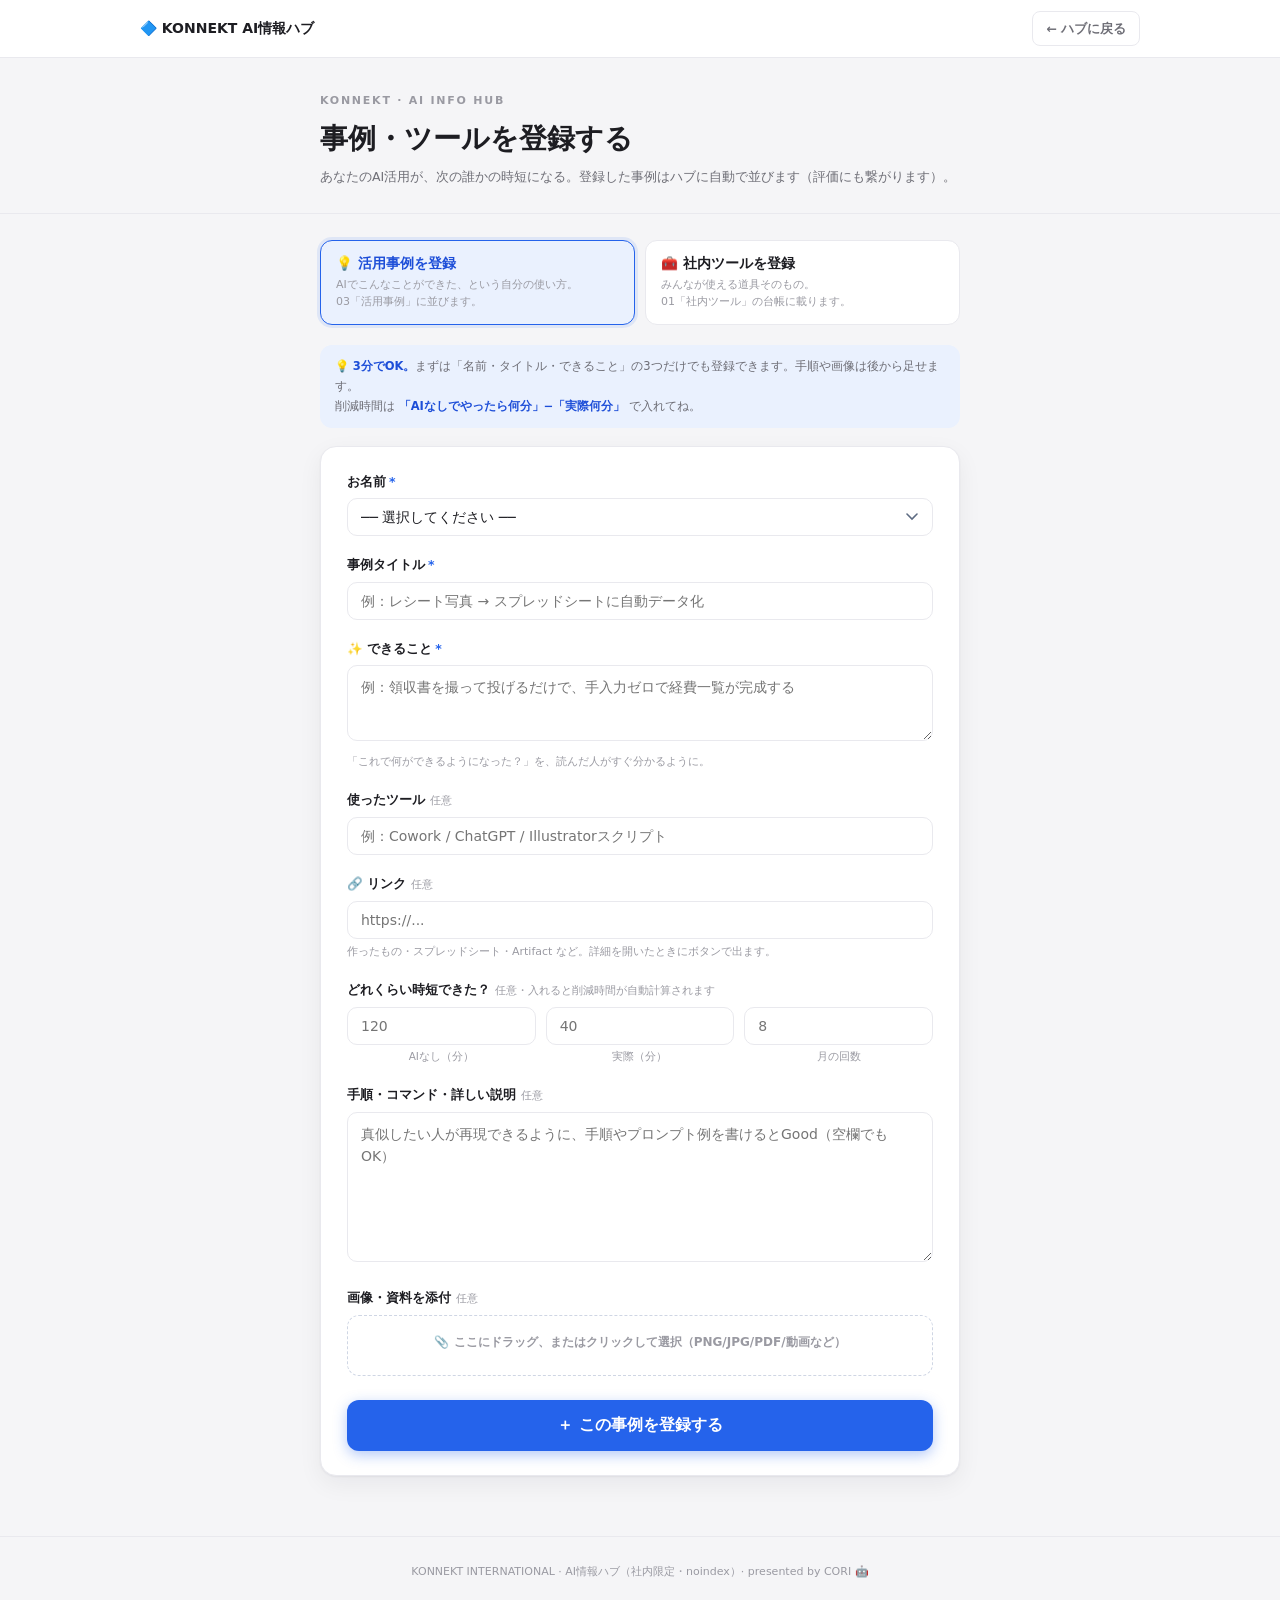
<file: v2/register.html>
<!DOCTYPE html>
<html lang="ja">
<head>
  <meta charset="UTF-8" />
  <meta name="viewport" content="width=device-width, initial-scale=1" />
  <title>移動しました｜KONNEKT AI情報ハブ</title>
  <meta name="robots" content="noindex, nofollow" />
  <!-- 事例登録フォームは register-hub.html に一本化（2026-07-18）。
       この /register.html は旧URL互換のためのリダイレクトのみ。クエリ・ハッシュは引き継ぐ。 -->
  <link rel="canonical" href="./register-hub.html" />
  <meta http-equiv="refresh" content="0; url=./register-hub.html" />
  <link rel="icon" href="data:image/svg+xml,<svg xmlns='http://www.w3.org/2000/svg' viewBox='0 0 100 100'><text y='.9em' font-size='90'>🔷</text></svg>" />
  <style>
    body{margin:0;background:#F5F5F7;color:#1D1D22;
      font-family:"Noto Sans JP","Hiragino Sans","Hiragino Kaku Gothic ProN","Yu Gothic",system-ui,sans-serif;
      display:flex;align-items:center;justify-content:center;min-height:100vh;text-align:center;-webkit-font-smoothing:antialiased;}
    .box{padding:32px 24px;}
    .box .dia{font-size:34px;}
    .box p{font-size:14px;color:#6E6E76;margin:14px 0 18px;line-height:1.7;}
    .box a{display:inline-block;background:#2563EB;color:#fff;font-weight:700;font-size:14px;
      border-radius:10px;padding:12px 24px;text-decoration:none;box-shadow:0 3px 10px rgba(37,99,235,.28);}
  </style>
</head>
<body>
  <div class="box">
    <div class="dia">🔷</div>
    <p>事例登録フォームは新しいページに移動しました。<br>自動で移動しない場合は下のボタンから。</p>
    <a id="go" href="./register-hub.html">＋ 事例を登録する →</a>
  </div>
  <script>
    // クエリ文字列・ハッシュを引き継いで即リダイレクト
    (function () {
      var target = './register-hub.html' + location.search + location.hash;
      document.getElementById('go').setAttribute('href', target);
      location.replace(target);
    })();
  </script>
</body>
</html>
</file>
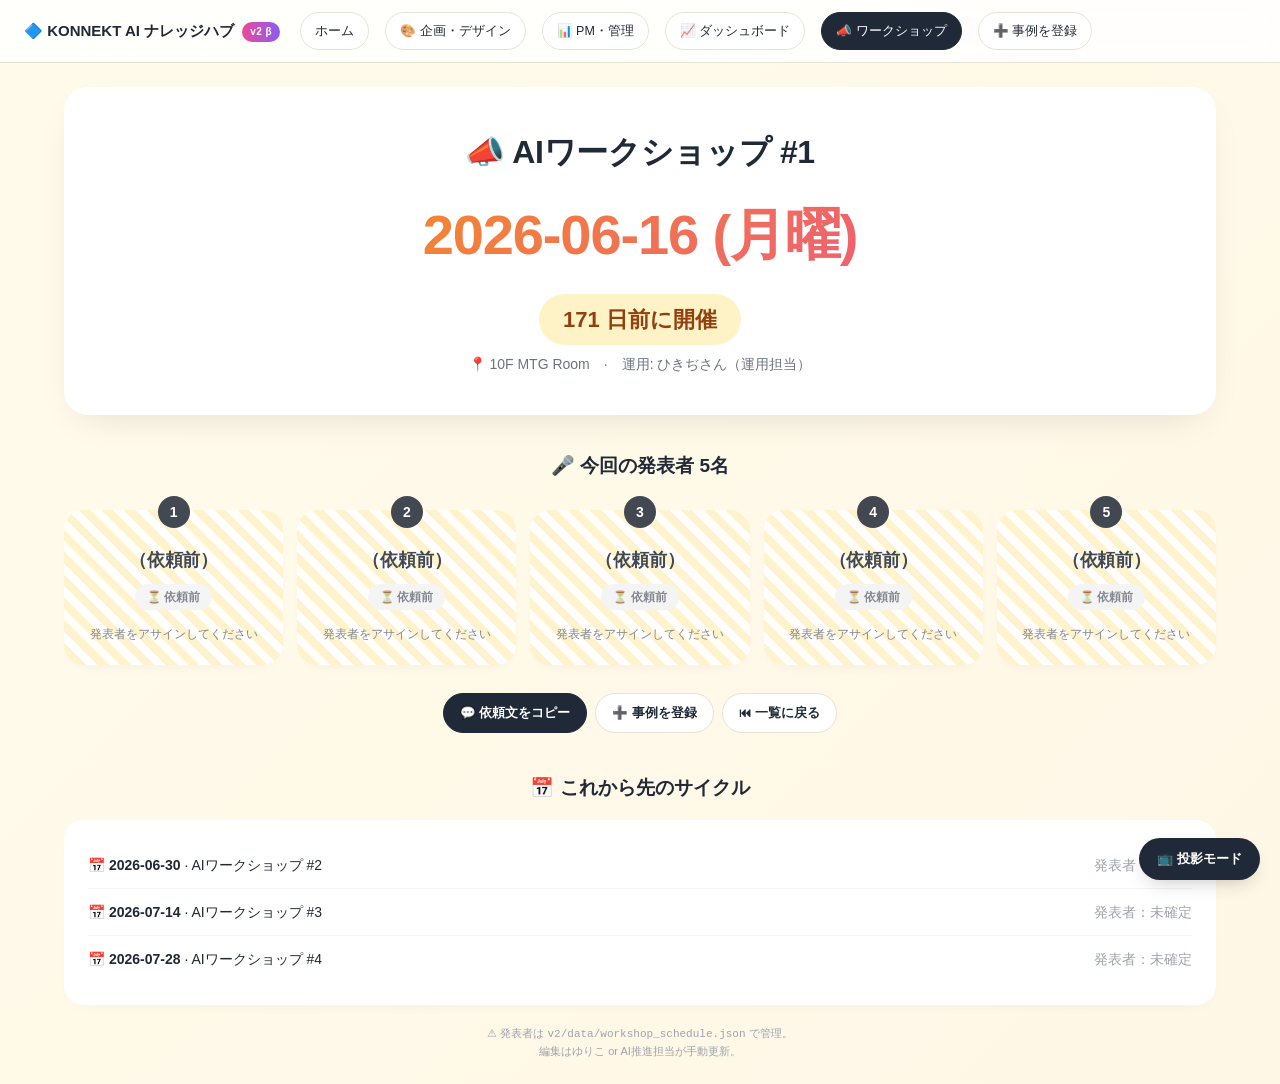
<file: v2/workshop.html>
<!DOCTYPE html>
<html lang="ja">
<head>
  <meta charset="UTF-8" />
  <meta name="viewport" content="width=device-width, initial-scale=1" />
  
  <title>ワークショップ運用｜KONNEKT AI情報ハブ</title>
  <meta name="robots" content="noindex, nofollow" />
  <meta name="description" content="隔週AIワークショップの運用ガイド。発表者スケジュール・事例登録の流れを確認できます。" />
  <link rel="stylesheet" href="./assets/common.css" />
  <style>
    body { background: linear-gradient(135deg, #FFFBEB 0%, #FFF7E6 100%); }
    .ws-page { max-width: 1200px; margin: 0 auto; padding: 24px; }
    .ws-hero {
      background: #fff;
      border-radius: 24px;
      padding: 40px 32px;
      text-align: center;
      box-shadow: 0 14px 40px -18px rgba(0,0,0,.15);
      margin-bottom: 28px;
    }
    .ws-hero h1 { font-size: 32px; font-weight: 800; letter-spacing: -0.01em; margin: 0 0 6px; }
    .ws-hero .date {
      font-size: 56px;
      font-weight: 900;
      background: linear-gradient(135deg, #F59E0B, #EC4899);
      background-clip: text;
      -webkit-background-clip: text;
      -webkit-text-fill-color: transparent;
      letter-spacing: -0.02em;
      margin: 12px 0 4px;
    }
    .ws-hero .countdown-big {
      display: inline-block;
      font-size: 22px;
      font-weight: 800;
      padding: 8px 24px;
      background: #FEF3C7;
      color: #92400E;
      border-radius: 999px;
      margin-top: 10px;
    }
    .ws-hero .countdown-big.urgent {
      background: #FEE2E2;
      color: #B91C1C;
      animation: ws-pulse 2s ease-in-out infinite;
    }
    .ws-hero .meta { font-size: 14px; color: #6B7280; margin-top: 8px; }
    .big-slot-grid {
      display: grid;
      grid-template-columns: repeat(5, 1fr);
      gap: 14px;
      margin: 28px 0;
    }
    @media (max-width: 900px) { .big-slot-grid { grid-template-columns: repeat(2, 1fr); } }
    .big-slot {
      background: #fff;
      border-radius: 20px;
      padding: 22px 18px;
      text-align: center;
      box-shadow: 0 6px 20px -12px rgba(0,0,0,.12);
      position: relative;
      transition: transform .2s ease;
    }
    .big-slot:hover { transform: translateY(-4px); }
    .big-slot.tbd { background: repeating-linear-gradient(45deg, #fff, #fff 8px, #FEF3C7 8px, #FEF3C7 16px); opacity: 0.85; }
    .big-slot-num {
      position: absolute;
      top: -14px;
      left: 50%;
      transform: translateX(-50%);
      background: #1F2937;
      color: #fff;
      width: 32px;
      height: 32px;
      border-radius: 50%;
      display: flex;
      align-items: center;
      justify-content: center;
      font-size: 14px;
      font-weight: 800;
    }
    .big-slot .name {
      font-size: 18px;
      font-weight: 800;
      margin: 14px 0 8px;
      letter-spacing: -0.01em;
    }
    .big-slot .badge {
      display: inline-block;
      padding: 4px 12px;
      border-radius: 999px;
      font-size: 11.5px;
      font-weight: 700;
      margin-bottom: 8px;
    }
    .big-slot .badge.done    { background: #D1FAE5; color: #047857; }
    .big-slot .badge.warning { background: #FEE2E2; color: #B91C1C; }
    .big-slot .badge.tbd     { background: #F3F4F6; color: #6B7280; }
    .big-slot .case-title {
      font-size: 11.5px;
      color: #6B7280;
      line-height: 1.5;
      margin-top: 8px;
    }
    .upcoming-list {
      background: #fff;
      border-radius: 20px;
      padding: 22px 24px;
      box-shadow: 0 6px 20px -14px rgba(0,0,0,.1);
    }
    .upcoming-row {
      display: flex;
      justify-content: space-between;
      align-items: center;
      padding: 12px 0;
      border-bottom: 1px solid #F3F4F6;
      font-size: 14px;
    }
    .upcoming-row:last-child { border: none; }
    .ws-page .ws-actions {
      justify-content: center;
      margin-top: 20px;
    }
    .fullscreen-btn {
      position: fixed;
      bottom: 20px;
      right: 20px;
      background: #1F2937;
      color: #fff;
      border: none;
      border-radius: 999px;
      padding: 12px 18px;
      font-size: 13px;
      font-weight: 700;
      cursor: pointer;
      box-shadow: 0 8px 20px -8px rgba(0,0,0,.25);
      z-index: 50;
    }
  </style>
</head>
<body>
  <div class="top-nav">
    <div class="logo">🔷 KONNEKT AI ナレッジハブ<span class="v2-badge">v2 β</span></div>
    <a class="nav-pill" href="./index.html">ホーム</a>
    <a class="nav-pill" href="./role/creative.html">🎨 企画・デザイン</a>
    <a class="nav-pill" href="./role/pm.html">📊 PM・管理</a>
    <a class="nav-pill" href="./dashboard.html">📈 ダッシュボード</a>
    <a class="nav-pill active" href="./workshop.html">📣 ワークショップ</a>
    <a class="nav-pill" href="./register.html">➕ 事例を登録</a>
  </div>

  <main class="ws-page">
    <div class="ws-hero">
      <h1 id="ws-title">📣 次回 AI ワークショップ</h1>
      <div class="date" id="ws-date">YYYY-MM-DD</div>
      <div class="countdown-big" id="ws-countdown">あと — 日</div>
      <div class="meta" id="ws-meta"></div>
    </div>

    <h2 class="section-title" style="justify-content:center;">🎤 今回の発表者 5名</h2>
    <div class="big-slot-grid" id="big-slots"></div>

    <div class="ws-actions">
      <button class="ws-btn primary" onclick="copyInvite()">💬 依頼文をコピー</button>
      <a class="ws-btn ghost" href="./register.html">➕ 事例を登録</a>
      <a class="ws-btn ghost" href="./index.html">⏮ 一覧に戻る</a>
    </div>

    <h2 class="section-title" style="justify-content:center;margin-top:40px;">📅 これから先のサイクル</h2>
    <div class="upcoming-list" id="upcoming"></div>

    <div style="margin-top:20px;font-size:11px;color:#9CA3AF;text-align:center;">
      ⚠ 発表者は <code>v2/data/workshop_schedule.json</code> で管理。<br>編集はゆりこ or AI推進担当が手動更新。
    </div>
  </main>

  <button class="fullscreen-btn" onclick="document.documentElement.requestFullscreen?.()">📺 投影モード</button>

  <script src="./assets/common.js"></script>
  <script>
    let workshop = null;
    let allCards = [];

    function daysUntil(dateStr) {
      const target = new Date(dateStr + "T09:00:00+09:00");
      const now = new Date();
      const diff = target.getTime() - now.getTime();
      return Math.ceil(diff / (1000 * 60 * 60 * 24));
    }

    async function init() {
      workshop = await loadJSON("./data/workshop_schedule.json");
      allCards = await loadJSON("./data/cards.json");

      const w = workshop.next;
      document.getElementById("ws-title").textContent = `📣 ${w.title}`;
      document.getElementById("ws-date").textContent = `${w.date} (${w.day_label})`;
      const days = daysUntil(w.date);
      const cdEl = document.getElementById("ws-countdown");
      cdEl.textContent = days > 0 ? `あと ${days} 日` : days === 0 ? "🔥 今日開催！" : `${-days} 日前に開催`;
      if (days <= 3 && days >= 0) cdEl.classList.add("urgent");
      document.getElementById("ws-meta").textContent = `📍 ${w.place}　·　運用: ${w.operator}`;

      const slotsEl = document.getElementById("big-slots");
      slotsEl.innerHTML = w.presenters.map((p) => {
        const isTbd = p.status === "tbd";
        const hasCase = (p.case_ids || []).length > 0;
        const badge = isTbd
          ? '<div class="badge tbd">⏳ 依頼前</div>'
          : hasCase
          ? '<div class="badge done">✅ 事例登録済</div>'
          : '<div class="badge warning">⚠️ 事例未登録</div>';
        const caseTitle = hasCase
          ? (p.case_ids.map(id => allCards.find(c => c.id === id)?.title).filter(Boolean).join(" / ")) || "—"
          : isTbd ? "発表者をアサインしてください" : "登録待ち";
        return `
          <div class="big-slot ${isTbd ? "tbd" : ""}">
            <div class="big-slot-num">${p.slot}</div>
            <div class="name">${escapeHtml(p.name)}</div>
            ${badge}
            <div class="case-title">${escapeHtml(caseTitle)}</div>
          </div>
        `;
      }).join("");

      document.getElementById("upcoming").innerHTML = (workshop.upcoming || []).map((u) => `
        <div class="upcoming-row">
          <span>📅 <strong>${escapeHtml(u.date)}</strong> · ${escapeHtml(u.title)}</span>
          <span style="color:#9CA3AF;">発表者：未確定</span>
        </div>
      `).join("");
    }

    window.copyInvite = function () {
      const w = workshop.next;
      const text = `📣 次回 AI ワークショップのお知らせ\n\n📅 ${w.date}（${w.day_label}）\n📍 ${w.place}\n\nあなたが発表者にアサインされました！\n\n📝 事前準備：\n1. 普段やってる AI 活用事例を1つ選んで、こちらに登録してください\n   ${location.origin}${location.pathname.replace("workshop.html","")}register.html\n2. 当日はその登録内容をベースに 5分でシェア\n\n⚠️ 登録は前日まで（運用ルール）\n\nわからないことあれば藤本まで！`;
      navigator.clipboard?.writeText(text);
      alert("💬 依頼文をコピーしたよ。Slack DMに貼って使って。");
    };

    init();
  </script>
</body>
</html>
</file>
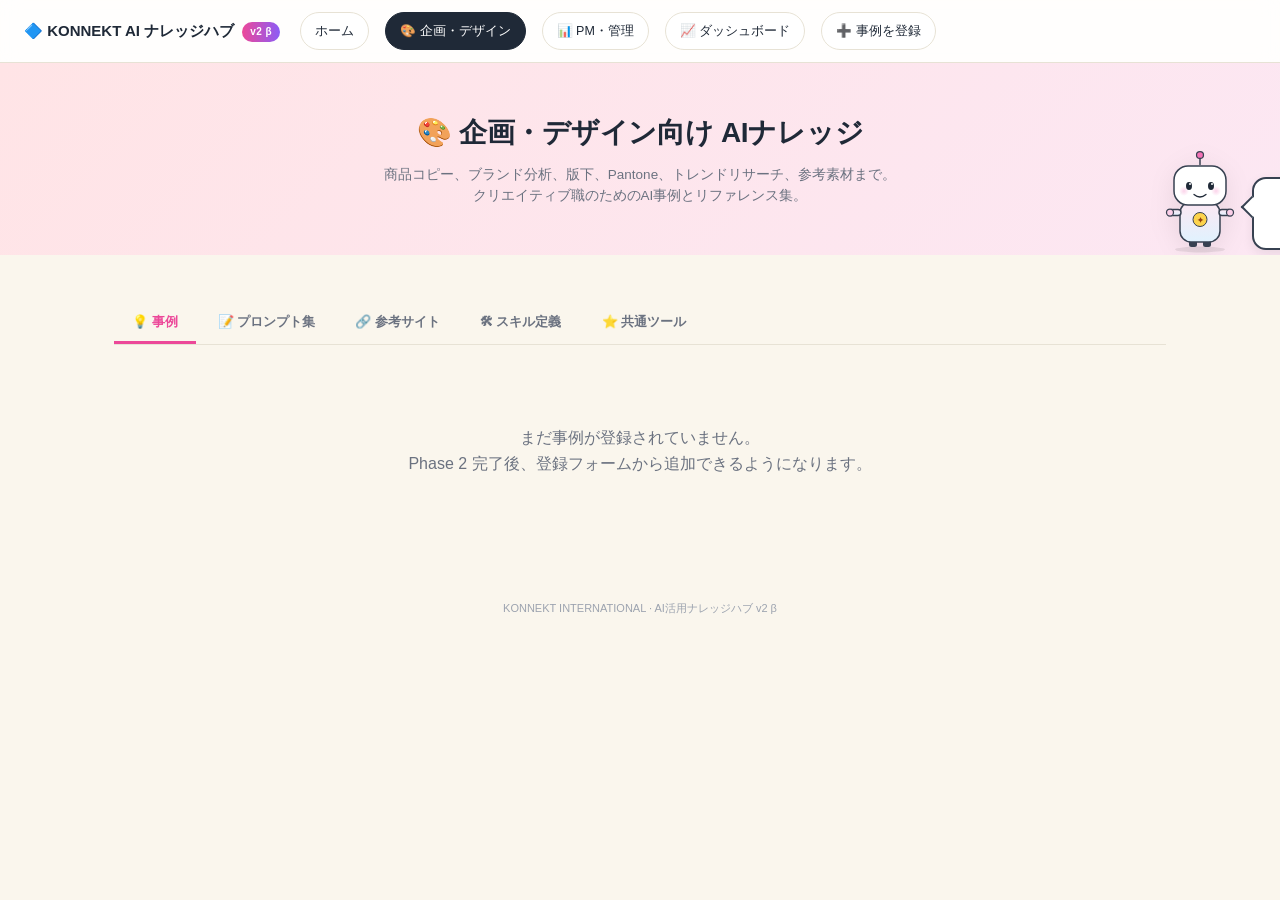
<file: v2/role/creative.html>
<!DOCTYPE html>
<html lang="ja">
<head>
  <meta charset="UTF-8" />
  <meta name="viewport" content="width=device-width, initial-scale=1" />
  
  <title>企画・デザイン向けAI活用事例｜KONNEKT AI情報ハブ</title>
  <meta name="robots" content="noindex, nofollow" />
  <meta name="description" content="企画・デザイン職向けのAI活用事例集。Midjourney・Adobe Firefly・ChatGPTなどの活用方法を紹介。" />
  <link rel="stylesheet" href="../assets/common.css" />
  <link rel="stylesheet" href="https://unpkg.com/aos@2.3.4/dist/aos.css" />
</head>
<body>
  <div class="top-nav">
    <div class="logo">🔷 KONNEKT AI ナレッジハブ<span class="v2-badge">v2 β</span></div>
    <a class="nav-pill" href="../index.html">ホーム</a>
    <a class="nav-pill active" href="./creative.html">🎨 企画・デザイン</a>
    <a class="nav-pill" href="./pm.html">📊 PM・管理</a>
    <a class="nav-pill" href="../dashboard.html">📈 ダッシュボード</a>
    <a class="nav-pill" href="../register.html">➕ 事例を登録</a>
  </div>

  <section class="role-hero creative">
    <h1 data-aos="fade-up">🎨 企画・デザイン向け AIナレッジ</h1>
    <p data-aos="fade-up" data-aos-delay="100">
      商品コピー、ブランド分析、版下、Pantone、トレンドリサーチ、参考素材まで。<br>
      クリエイティブ職のためのAI事例とリファレンス集。
    </p>
    <div id="cori-host"></div>
  </section>

  <main class="container">
    <div class="tabs">
      <button class="tab creative-tab active" data-tab="cases">💡 事例</button>
      <button class="tab creative-tab" data-tab="prompts">📝 プロンプト集</button>
      <button class="tab creative-tab" data-tab="links">🔗 参考サイト</button>
      <button class="tab creative-tab" data-tab="skills">🛠 スキル定義</button>
      <button class="tab creative-tab" data-tab="common">⭐ 共通ツール</button>
    </div>

    <div id="tab-content">
      <div class="card-grid" id="cards"></div>
    </div>
  </main>

  <div class="modal-backdrop" id="card-modal" onclick="if(event.target===this)closeCardModal()">
    <div class="modal">
      <div class="modal-close"><button onclick="closeCardModal()">×</button></div>
      <div id="modal-body"></div>
    </div>
  </div>

  <footer class="v2-footer">KONNEKT INTERNATIONAL · AI活用ナレッジハブ v2 β</footer>

  <script src="https://unpkg.com/aos@2.3.4/dist/aos.js"></script>
  <script src="../assets/common.js"></script>
  <script src="../assets/cori.js"></script>
  <script>
    let allCards = [], allResources = [];
    const ROLE = "creative";
    window.ROLE_LABELS = ROLE_LABELS;

    function render(tab) {
      const el = document.getElementById("tab-content");
      if (tab === "cases") {
        const filtered = allCards.filter((c) => (c.role || []).includes(ROLE));
        el.innerHTML = filtered.length
          ? '<div class="card-grid">' + filtered.map(renderCard).join("") + "</div>"
          : '<div class="empty-state">まだ事例が登録されていません。<br>Phase 2 完了後、登録フォームから追加できるようになります。</div>';
      } else if (tab === "prompts") {
        const filtered = allResources.filter((r) => r.type === "prompt" && (r.role || []).includes(ROLE));
        el.innerHTML = filtered.length
          ? filtered.map(renderResource).join("")
          : '<div class="empty-state">プロンプト集は Phase 3 で本格展開予定。<br>当面 /amcopy 等の Claude Code スキルを参照してください。</div>';
      } else if (tab === "links") {
        const filtered = allResources.filter((r) => r.type === "link" && (r.role || []).includes(ROLE));
        el.innerHTML = filtered.length
          ? filtered.map(renderResource).join("")
          : '<div class="empty-state">参考サイト集は Phase 3 で本格展開予定。</div>';
      } else if (tab === "skills") {
        el.innerHTML = '<div class="empty-state">スキル定義リンク集は Phase 3 で実装予定。</div>';
      } else if (tab === "common") {
        const filtered = allCards.filter((c) => c.is_common_tool && (c.role || []).includes(ROLE));
        el.innerHTML = filtered.length
          ? '<div class="card-grid">' + filtered.map(renderCard).join("") + "</div>"
          : '<div class="empty-state">⭐ 全社共通ツール認定は Phase 4 で運用開始予定。</div>';
      }
    }

    function renderResource(r) {
      return `<div class="card" style="cursor:default;" data-role="${ROLE}">
        <div style="font-size:11px;color:#6B7280;margin-bottom:4px;">${escapeHtml(r.category || "")}</div>
        <h3 class="card-title">${escapeHtml(r.title)}</h3>
        <p class="card-desc">${escapeHtml(r.desc || "")}</p>
        ${r.url ? `<a href="${r.url}" target="_blank" style="font-size:12px;color:#EC4899;font-weight:600;">${r.url} →</a>` : ""}
        <div style="margin-top:10px;">${renderTags(r.tags || [])}</div>
      </div>`;
    }

    document.querySelectorAll(".tab").forEach((btn) => {
      btn.addEventListener("click", () => {
        document.querySelectorAll(".tab").forEach((b) => b.classList.remove("active"));
        btn.classList.add("active");
        render(btn.dataset.tab);
      });
    });

    async function init() {
      allCards = await loadJSON("../data/cards.json");
      allResources = await loadJSON("../data/resources.json");
      window._cardsCache = allCards;

      const coriHost = document.getElementById("cori-host");
      await CORI.load(coriHost, { size: 100 });
      const n = allCards.filter((c) => (c.role || []).includes(ROLE)).length;
      CORI.say(coriHost, `クリエイティブ向けに ${n} 件あるよ🎨`);

      render("cases");
      if (window.AOS) AOS.init({ duration: 600, once: true });
    }
    init();
  </script>
</body>
</html>
</file>
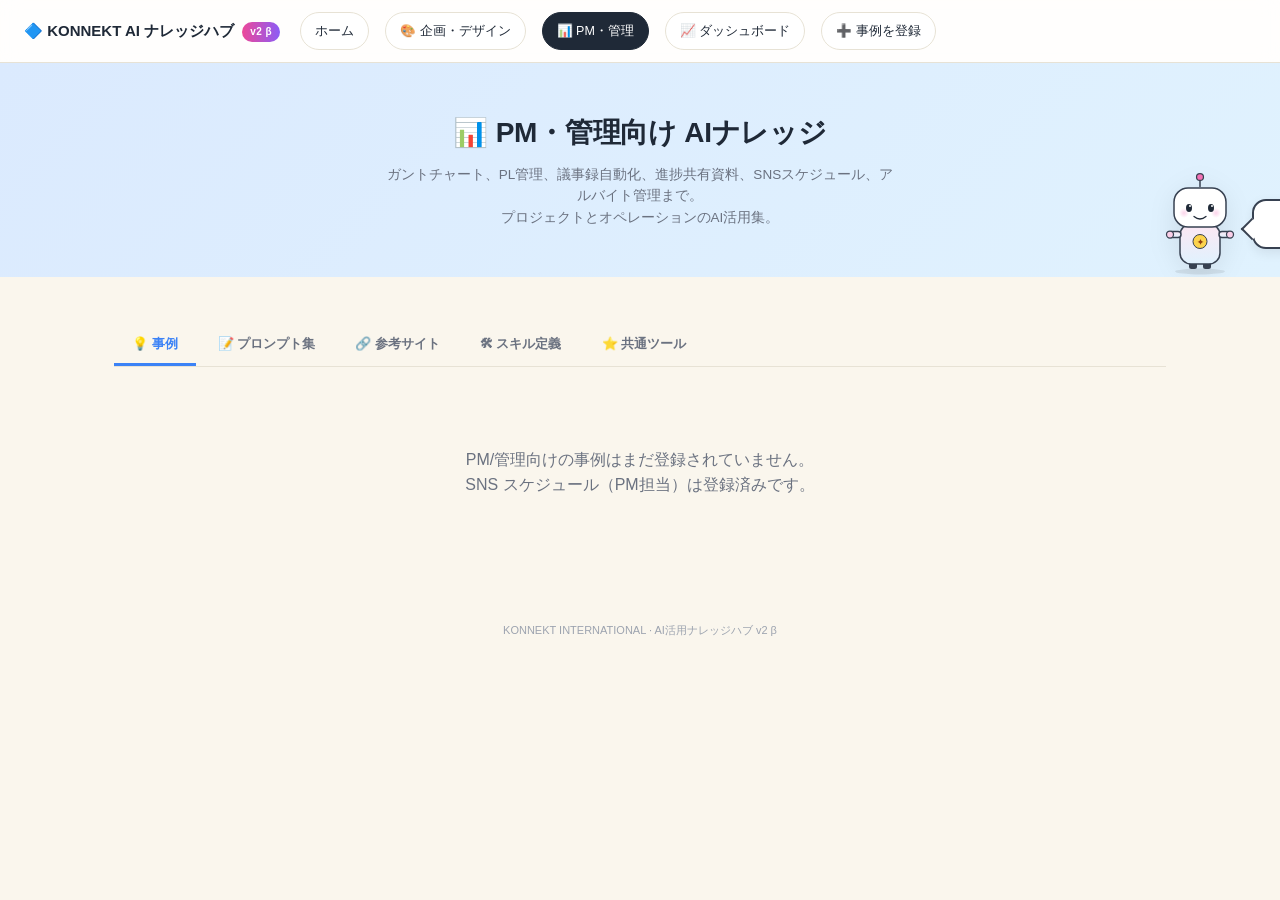
<file: v2/role/pm.html>
<!DOCTYPE html>
<html lang="ja">
<head>
  <meta charset="UTF-8" />
  <meta name="viewport" content="width=device-width, initial-scale=1" />
  
  <title>PM・管理職向けAI活用事例｜KONNEKT AI情報ハブ</title>
  <meta name="robots" content="noindex, nofollow" />
  <meta name="description" content="PM・管理部門向けのAI活用事例集。議事録・タスク管理・レポート作成などの自動化事例を紹介。" />
  <link rel="stylesheet" href="../assets/common.css" />
  <link rel="stylesheet" href="https://unpkg.com/aos@2.3.4/dist/aos.css" />
</head>
<body>
  <div class="top-nav">
    <div class="logo">🔷 KONNEKT AI ナレッジハブ<span class="v2-badge">v2 β</span></div>
    <a class="nav-pill" href="../index.html">ホーム</a>
    <a class="nav-pill" href="./creative.html">🎨 企画・デザイン</a>
    <a class="nav-pill active" href="./pm.html">📊 PM・管理</a>
    <a class="nav-pill" href="../dashboard.html">📈 ダッシュボード</a>
    <a class="nav-pill" href="../register.html">➕ 事例を登録</a>
  </div>

  <section class="role-hero pm">
    <h1 data-aos="fade-up">📊 PM・管理向け AIナレッジ</h1>
    <p data-aos="fade-up" data-aos-delay="100">
      ガントチャート、PL管理、議事録自動化、進捗共有資料、SNSスケジュール、アルバイト管理まで。<br>
      プロジェクトとオペレーションのAI活用集。
    </p>
    <div id="cori-host"></div>
  </section>

  <main class="container">
    <div class="tabs">
      <button class="tab pm-tab active" data-tab="cases">💡 事例</button>
      <button class="tab pm-tab" data-tab="prompts">📝 プロンプト集</button>
      <button class="tab pm-tab" data-tab="links">🔗 参考サイト</button>
      <button class="tab pm-tab" data-tab="skills">🛠 スキル定義</button>
      <button class="tab pm-tab" data-tab="common">⭐ 共通ツール</button>
    </div>

    <div id="tab-content">
      <div class="card-grid" id="cards"></div>
    </div>
  </main>

  <div class="modal-backdrop" id="card-modal" onclick="if(event.target===this)closeCardModal()">
    <div class="modal">
      <div class="modal-close"><button onclick="closeCardModal()">×</button></div>
      <div id="modal-body"></div>
    </div>
  </div>

  <footer class="v2-footer">KONNEKT INTERNATIONAL · AI活用ナレッジハブ v2 β</footer>

  <script src="https://unpkg.com/aos@2.3.4/dist/aos.js"></script>
  <script src="../assets/common.js"></script>
  <script src="../assets/cori.js"></script>
  <script>
    let allCards = [], allResources = [];
    const ROLE = "pm";
    window.ROLE_LABELS = ROLE_LABELS;

    function render(tab) {
      const el = document.getElementById("tab-content");
      if (tab === "cases") {
        const filtered = allCards.filter((c) => (c.role || []).includes(ROLE));
        el.innerHTML = filtered.length
          ? '<div class="card-grid">' + filtered.map(renderCard).join("") + "</div>"
          : '<div class="empty-state">PM/管理向けの事例はまだ登録されていません。<br>SNS スケジュール（PM担当）は登録済みです。</div>';
      } else if (tab === "prompts") {
        const filtered = allResources.filter((r) => r.type === "prompt" && (r.role || []).includes(ROLE));
        el.innerHTML = filtered.length
          ? filtered.map(renderResource).join("")
          : '<div class="empty-state">プロンプト集は Phase 3 で本格展開予定。</div>';
      } else if (tab === "links") {
        const filtered = allResources.filter((r) => r.type === "link" && (r.role || []).includes(ROLE));
        el.innerHTML = filtered.length
          ? filtered.map(renderResource).join("")
          : '<div class="empty-state">参考サイト集は Phase 3 で本格展開予定。</div>';
      } else if (tab === "skills") {
        el.innerHTML = '<div class="empty-state">スキル定義リンク集は Phase 3 で実装予定。</div>';
      } else if (tab === "common") {
        const filtered = allCards.filter((c) => c.is_common_tool && (c.role || []).includes(ROLE));
        el.innerHTML = filtered.length
          ? '<div class="card-grid">' + filtered.map(renderCard).join("") + "</div>"
          : '<div class="empty-state">⭐ 全社共通ツール認定は Phase 4 で運用開始予定。<br>議事録で確定済みの共通ツール候補：ガントチャート（コバさん）/ PL作成ツール / アルバイト管理。</div>';
      }
    }

    function renderResource(r) {
      return `<div class="card" style="cursor:default;" data-role="${ROLE}">
        <div style="font-size:11px;color:#6B7280;margin-bottom:4px;">${escapeHtml(r.category || "")}</div>
        <h3 class="card-title">${escapeHtml(r.title)}</h3>
        <p class="card-desc">${escapeHtml(r.desc || "")}</p>
        ${r.url ? `<a href="${r.url}" target="_blank" style="font-size:12px;color:#3B82F6;font-weight:600;">${r.url} →</a>` : ""}
        <div style="margin-top:10px;">${renderTags(r.tags || [])}</div>
      </div>`;
    }

    document.querySelectorAll(".tab").forEach((btn) => {
      btn.addEventListener("click", () => {
        document.querySelectorAll(".tab").forEach((b) => b.classList.remove("active"));
        btn.classList.add("active");
        render(btn.dataset.tab);
      });
    });

    async function init() {
      allCards = await loadJSON("../data/cards.json");
      allResources = await loadJSON("../data/resources.json");
      window._cardsCache = allCards;

      const coriHost = document.getElementById("cori-host");
      await CORI.load(coriHost, { size: 100 });
      const n = allCards.filter((c) => (c.role || []).includes(ROLE)).length;
      CORI.say(coriHost, `PM向けに ${n} 件あるよ📊`);

      render("cases");
      if (window.AOS) AOS.init({ duration: 600, once: true });
    }
    init();
  </script>
</body>
</html>
</file>
<file: v2/assets/common.css>
/* v2 共通スタイル + ゲーミフィケーション拡張 (Phase 0.5) */
:root {
  --color-creative: #EC4899;
  --color-pm: #3B82F6;
  --color-backoffice: #10B981;
  --color-sales: #F59E0B;
  --color-cross: #8B5CF6;
  --color-bg: #FAF6ED;          /* クリーム */
  --color-bg-soft: #FFFBF2;
  --color-card: #FFFFFF;
  --color-text: #1F2937;
  --color-muted: #6B7280;
  --color-border: #E7E2D5;
  --color-gold: #D4AF37;
  --color-rose: #F9A8D4;
  --color-sky: #93C5FD;
}

* { box-sizing: border-box; }

body {
  background: var(--color-bg);
  color: var(--color-text);
  font-family: "Inter", -apple-system, BlinkMacSystemFont, "Hiragino Kaku Gothic ProN", "Noto Sans JP", sans-serif;
  margin: 0;
  padding: 0;
  line-height: 1.6;
}

/* ===== ナビ ===== */
.top-nav {
  background: rgba(255,255,255,.85);
  backdrop-filter: blur(10px);
  border-bottom: 1px solid var(--color-border);
  padding: 12px 24px;
  display: flex;
  flex-wrap: wrap;
  align-items: center;
  gap: 8px;
  position: sticky;
  top: 0;
  z-index: 50;
}
.top-nav .logo { font-weight: 800; font-size: 15px; margin-right: 12px; }

.v2-badge {
  display: inline-block;
  padding: 2px 8px;
  background: linear-gradient(90deg, #EC4899, #8B5CF6);
  color: #fff;
  border-radius: 999px;
  font-size: 10px;
  font-weight: 700;
  letter-spacing: 0.05em;
  vertical-align: middle;
  margin-left: 8px;
  animation: pulse-badge 2.5s ease-in-out infinite;
}
@keyframes pulse-badge {
  0%, 100% { transform: scale(1); }
  50% { transform: scale(1.05); }
}

/* ===== バッジ群 ===== */
.role-badge {
  display: inline-block;
  padding: 2px 10px;
  border-radius: 999px;
  font-size: 11px;
  font-weight: 600;
  color: #fff;
}
.role-badge.creative { background: var(--color-creative); }
.role-badge.pm { background: var(--color-pm); }
.role-badge.backoffice { background: var(--color-backoffice); }
.role-badge.sales { background: var(--color-sales); }
.role-badge.cross { background: var(--color-cross); }

.common-tool-badge {
  display: inline-flex;
  align-items: center;
  gap: 4px;
  padding: 2px 10px;
  background: linear-gradient(135deg, #FCD34D, var(--color-gold));
  color: #422006;
  border-radius: 999px;
  font-size: 11px;
  font-weight: 700;
}

.rarity-badge {
  display: inline-flex;
  align-items: center;
  gap: 3px;
  font-size: 13px;
  letter-spacing: -0.5px;
}

/* ===== クエストカード ===== */
.card-grid {
  display: grid;
  grid-template-columns: repeat(auto-fill, minmax(280px, 1fr));
  gap: 18px;
}

.card {
  background: var(--color-card);
  border: 1px solid var(--color-border);
  border-radius: 16px;
  padding: 18px;
  cursor: pointer;
  position: relative;
  overflow: hidden;
  transition: transform .25s cubic-bezier(.2,.9,.3,1.2), box-shadow .25s ease;
  border-top: 4px solid var(--color-border);
}
.card[data-role="creative"] { border-top-color: var(--color-creative); }
.card[data-role="pm"] { border-top-color: var(--color-pm); }
.card[data-role="backoffice"] { border-top-color: var(--color-backoffice); }
.card[data-role="sales"] { border-top-color: var(--color-sales); }
.card[data-role="cross"] { border-top-color: var(--color-cross); }

.card:hover {
  transform: translateY(-6px) rotate(-0.4deg);
  box-shadow: 0 18px 35px -15px rgba(0,0,0,.18);
}

.card::before {
  content: "";
  position: absolute;
  inset: 0;
  background: radial-gradient(circle at 100% 0%, rgba(236,72,153,.05), transparent 60%);
  pointer-events: none;
  opacity: 0;
  transition: opacity .3s ease;
}
.card:hover::before { opacity: 1; }

.card-title {
  font-size: 15.5px;
  font-weight: 700;
  margin: 8px 0 6px;
  color: var(--color-text);
  line-height: 1.4;
}

.card-desc {
  font-size: 12.5px;
  color: var(--color-muted);
  margin-bottom: 12px;
  display: -webkit-box;
  -webkit-line-clamp: 3;
  -webkit-box-orient: vertical;
  overflow: hidden;
}

.card-meta {
  display: flex;
  flex-wrap: wrap;
  gap: 6px;
  align-items: center;
  font-size: 11px;
  color: var(--color-muted);
}

.card-attach-strip {
  display: flex;
  gap: 4px;
  margin-top: 8px;
  font-size: 13px;
}
.card-attach-strip span {
  background: #FEF3C7;
  padding: 2px 7px;
  border-radius: 6px;
}

.tag-chip {
  padding: 2px 8px;
  background: #F3F4F6;
  border-radius: 999px;
  font-size: 10.5px;
  color: #4B5563;
}

.person-chip {
  display: inline-flex;
  align-items: center;
  gap: 6px;
  font-size: 11.5px;
  color: var(--color-text);
}
.person-chip .dot {
  width: 8px;
  height: 8px;
  border-radius: 50%;
  background: var(--color-creative);
}

.stat-pill {
  display: inline-block;
  padding: 3px 10px;
  background: #ECFDF5;
  color: #047857;
  border-radius: 6px;
  font-size: 11px;
  font-weight: 600;
}

/* ===== 検索バー ===== */
.search-bar {
  width: 100%;
  padding: 14px 18px 14px 46px;
  border: 1px solid var(--color-border);
  border-radius: 14px;
  font-size: 14px;
  background: #fff url("data:image/svg+xml;utf8,<svg xmlns='http://www.w3.org/2000/svg' width='18' height='18' viewBox='0 0 24 24' fill='none' stroke='%236B7280' stroke-width='2' stroke-linecap='round' stroke-linejoin='round'><circle cx='11' cy='11' r='8'/><line x1='21' y1='21' x2='16.65' y2='16.65'/></svg>") 14px center no-repeat;
  transition: box-shadow .2s ease, border-color .2s ease;
}
.search-bar:focus {
  outline: none;
  border-color: var(--color-pm);
  box-shadow: 0 0 0 4px rgba(59,130,246,.12);
}

.filter-chip {
  display: inline-block;
  padding: 6px 14px;
  background: #fff;
  border: 1px solid var(--color-border);
  border-radius: 999px;
  font-size: 12px;
  cursor: pointer;
  margin: 0 4px 4px 0;
  transition: transform .15s ease;
}
.filter-chip:hover { transform: scale(1.05); }
.filter-chip.active {
  background: var(--color-text);
  color: #fff;
  border-color: var(--color-text);
}

/* ===== モーダル ===== */
.modal-backdrop {
  position: fixed;
  inset: 0;
  background: rgba(31,41,55,.55);
  backdrop-filter: blur(4px);
  display: none;
  align-items: center;
  justify-content: center;
  z-index: 100;
  padding: 20px;
}
.modal-backdrop.active { display: flex; animation: modal-fade .25s ease; }
@keyframes modal-fade { from { opacity: 0; } to { opacity: 1; } }

.modal {
  background: #fff;
  border-radius: 20px;
  max-width: 720px;
  width: 100%;
  max-height: 90vh;
  overflow-y: auto;
  padding: 28px;
  animation: modal-pop .35s cubic-bezier(.2,.9,.3,1.3);
}
@keyframes modal-pop {
  from { opacity: 0; transform: scale(0.94) translateY(20px); }
  to { opacity: 1; transform: scale(1) translateY(0); }
}
.modal-close {
  position: sticky;
  top: 0;
  background: #fff;
  text-align: right;
  margin-bottom: 12px;
}
.modal-close button {
  background: none;
  border: none;
  font-size: 24px;
  cursor: pointer;
  color: var(--color-muted);
}

.attachment-item {
  display: flex;
  align-items: center;
  gap: 8px;
  padding: 10px 14px;
  background: #FAFAF7;
  border: 1px solid var(--color-border);
  border-radius: 10px;
  font-size: 12px;
  margin-bottom: 6px;
  text-decoration: none;
  color: var(--color-text);
  transition: background .2s ease;
}
.attachment-item:hover { background: #F3F4F6; }
.attachment-icon {
  width: 32px;
  height: 32px;
  display: flex;
  align-items: center;
  justify-content: center;
  background: #fff;
  border-radius: 8px;
  font-size: 16px;
}

.empty-state {
  text-align: center;
  padding: 60px 20px;
  color: var(--color-muted);
}

.nav-pill {
  display: inline-flex;
  align-items: center;
  gap: 6px;
  padding: 8px 14px;
  background: #fff;
  border: 1px solid var(--color-border);
  border-radius: 999px;
  font-size: 12.5px;
  color: var(--color-text);
  text-decoration: none;
  margin-right: 8px;
  transition: transform .15s ease, background .15s ease;
}
.nav-pill:hover { background: #F9FAFB; transform: translateY(-1px); }
.nav-pill.active {
  background: var(--color-text);
  color: #fff;
  border-color: var(--color-text);
}

/* ===== ヒーロー（4ステップフロー） ===== */
.hero-game {
  background: linear-gradient(135deg, #FFF1F8 0%, #FFF7E6 45%, #E8F4FF 100%);
  padding: 48px 24px 60px;
  position: relative;
  overflow: hidden;
}
.hero-game::after {
  content: "";
  position: absolute;
  inset: 0;
  background:
    radial-gradient(circle at 15% 30%, rgba(236,72,153,.10), transparent 30%),
    radial-gradient(circle at 85% 70%, rgba(59,130,246,.10), transparent 30%);
  pointer-events: none;
}
.hero-inner {
  max-width: 1100px;
  margin: 0 auto;
  position: relative;
}
.hero-headline {
  font-size: 30px;
  font-weight: 800;
  margin: 0 0 8px;
  letter-spacing: -0.02em;
  line-height: 1.3;
}
.hero-sub {
  color: #4B5563;
  font-size: 14px;
  margin-bottom: 28px;
  max-width: 520px;
}
.hero-flex {
  display: grid;
  grid-template-columns: 1fr 180px;
  gap: 30px;
  align-items: center;
}
@media (max-width: 720px) {
  .hero-flex { grid-template-columns: 1fr; }
  .hero-headline { font-size: 22px; }
}

/* 4ステップフロー */
.step-flow {
  display: grid;
  grid-template-columns: repeat(4, 1fr);
  gap: 12px;
  margin-top: 28px;
}
@media (max-width: 720px) {
  .step-flow { grid-template-columns: repeat(2, 1fr); }
}
.step-flow-item {
  background: rgba(255,255,255,.7);
  backdrop-filter: blur(6px);
  border: 1px solid rgba(255,255,255,.9);
  border-radius: 16px;
  padding: 16px 14px;
  text-align: center;
  position: relative;
  transition: transform .25s cubic-bezier(.2,.9,.3,1.2);
}
.step-flow-item:hover {
  transform: translateY(-4px) scale(1.02);
}
.step-flow-item .step-num {
  position: absolute;
  top: -10px;
  left: -10px;
  width: 28px;
  height: 28px;
  background: var(--color-text);
  color: #fff;
  border-radius: 50%;
  display: flex;
  align-items: center;
  justify-content: center;
  font-size: 12px;
  font-weight: 700;
}
.step-flow-item .step-icon { font-size: 32px; display: block; margin-bottom: 8px; }
.step-flow-item .step-label { font-size: 13px; font-weight: 700; margin-bottom: 2px; }
.step-flow-item .step-desc { font-size: 11px; color: #6B7280; line-height: 1.5; }
.step-flow-item .step-cta {
  display: inline-block;
  margin-top: 10px;
  padding: 4px 12px;
  background: #fff;
  border: 1px solid var(--color-border);
  border-radius: 999px;
  font-size: 11px;
  font-weight: 600;
  color: var(--color-text);
  text-decoration: none;
}
.step-arrow {
  position: absolute;
  right: -12px;
  top: 50%;
  transform: translateY(-50%);
  font-size: 18px;
  color: #9CA3AF;
}
@media (max-width: 720px) { .step-arrow { display: none; } }

/* 役割2大カード */
.role-cards {
  display: grid;
  grid-template-columns: repeat(2, minmax(0, 1fr));
  gap: 16px;
  margin: 32px 0;
}
@media (max-width: 640px) { .role-cards { grid-template-columns: 1fr; } }
.role-card {
  background: #fff;
  border-radius: 18px;
  padding: 24px 22px;
  text-decoration: none;
  color: #1F2937;
  box-shadow: 0 2px 8px rgba(0,0,0,.04);
  border: 1px solid var(--color-border);
  transition: transform .2s ease, box-shadow .25s ease;
  position: relative;
  overflow: hidden;
}
.role-card::before {
  content: "";
  position: absolute;
  top: -30%;
  right: -10%;
  width: 60%;
  height: 100%;
  background: radial-gradient(circle, rgba(236,72,153,.15), transparent 70%);
  opacity: 0;
  transition: opacity .3s ease;
}
.role-card.pm::before { background: radial-gradient(circle, rgba(59,130,246,.15), transparent 70%); }
.role-card:hover { transform: translateY(-4px); box-shadow: 0 16px 30px -12px rgba(0,0,0,.15); }
.role-card:hover::before { opacity: 1; }
.role-card .icon { font-size: 38px; display: block; margin-bottom: 8px; }
.role-card .title { font-size: 17px; font-weight: 700; margin-bottom: 4px; }
.role-card .sub { font-size: 12px; color: #6B7280; line-height: 1.6; }
.role-card .count {
  position: absolute;
  top: 16px;
  right: 16px;
  background: #FEF3C7;
  color: #92400E;
  padding: 3px 10px;
  border-radius: 999px;
  font-size: 11px;
  font-weight: 700;
}

/* ===== マスコット CORI ===== */
.cori-wrap {
  position: relative;
  display: inline-block;
}
.cori-svg {
  width: 100%;
  height: auto;
  filter: drop-shadow(0 6px 12px rgba(0,0,0,.08));
}
.cori-wrap {
  display: flex;
  align-items: flex-start;
  gap: 12px;
}
.cori-svg-host {
  flex-shrink: 0;
  width: 100%;
}
.cori-bubble {
  position: relative;
  background: #fff;
  border: 2px solid #374151;
  border-radius: 14px;
  padding: 12px 16px;
  font-size: 13px;
  width: 220px;
  min-width: 220px;
  margin-top: 30px;
  margin-left: -10px;
  z-index: 5;
  font-weight: 600;
  line-height: 1.7;
  box-shadow: 0 4px 12px rgba(0,0,0,.08);
  white-space: normal;
  word-break: keep-all;
  overflow-wrap: break-word;
}
.cori-bubble::before {
  content: "";
  position: absolute;
  top: 20px;
  left: -10px;
  width: 14px;
  height: 14px;
  background: #fff;
  border-left: 2px solid #374151;
  border-bottom: 2px solid #374151;
  transform: rotate(45deg);
}
@media (max-width: 720px) {
  .cori-wrap {
    flex-direction: column;
    align-items: center;
  }
  .cori-bubble {
    margin-top: 0;
    margin-left: 0;
    width: auto;
    max-width: 280px;
  }
  .cori-bubble::before {
    top: -10px;
    left: 40px;
    transform: rotate(135deg);
  }
}

.cori-bubble-in {
  animation: bubble-pop .4s cubic-bezier(.2,.9,.3,1.3);
}
@keyframes bubble-pop {
  from { opacity: 0; transform: scale(.85); }
  to   { opacity: 1; transform: scale(1); }
}

/* 手を振るアニメ：左腕の付け根を中心に手の先を上下に振る */
.cori-arm-left { transform-box: view-box; transform-origin: 62px 131px; }
.cori-wave { animation: cori-wave 2.6s ease-in-out infinite; }
@keyframes cori-wave {
  0%, 50%, 100% { transform: rotate(0deg); }
  60% { transform: rotate(-25deg); }
  70% { transform: rotate(-5deg); }
  80% { transform: rotate(-25deg); }
  90% { transform: rotate(-5deg); }
}

.cori-jump { animation: cori-jump .6s ease-out; }
@keyframes cori-jump {
  0%, 100% { transform: translateY(0); }
  40% { transform: translateY(-20px); }
}

/* ===== カウントアップ・サマリーカード ===== */
.summary-row {
  display: grid;
  grid-template-columns: repeat(auto-fit, minmax(150px, 1fr));
  gap: 12px;
  margin: 24px 0;
}
.summary-card {
  background: #fff;
  border-radius: 14px;
  padding: 18px;
  text-align: center;
  border: 1px solid var(--color-border);
  transition: transform .2s ease, box-shadow .25s ease;
  position: relative;
  overflow: hidden;
}
.summary-card:hover {
  transform: translateY(-3px);
  box-shadow: 0 10px 25px -10px rgba(0,0,0,.12);
}
.summary-card .num {
  font-size: 28px;
  font-weight: 800;
  background: linear-gradient(135deg, #EC4899, #8B5CF6);
  background-clip: text;
  -webkit-background-clip: text;
  -webkit-text-fill-color: transparent;
  letter-spacing: -0.02em;
}
.summary-card .label { font-size: 11.5px; color: #6B7280; margin-top: 4px; }
.summary-card .icon-bg {
  position: absolute;
  bottom: -10px;
  right: -10px;
  font-size: 50px;
  opacity: 0.06;
}

/* ===== セクション見出し ===== */
.section-title {
  font-size: 19px;
  font-weight: 700;
  margin: 36px 0 16px;
  display: flex;
  align-items: center;
  gap: 8px;
}

/* ===== できること（howto-section） ===== */
.howto-section {
  margin: 32px 0 24px;
}
.howto-grid {
  display: grid;
  grid-template-columns: repeat(4, 1fr);
  gap: 12px;
}
@media (max-width: 720px) {
  .howto-grid { grid-template-columns: repeat(2, 1fr); }
}
.howto-tile {
  background: #fff;
  border-radius: 14px;
  padding: 18px 14px;
  text-align: center;
  border: 1px solid var(--color-border);
  position: relative;
  transition: transform .2s ease, box-shadow .25s ease;
  overflow: hidden;
}
.howto-tile::before {
  content: "";
  position: absolute;
  top: -20px;
  right: -20px;
  width: 70px;
  height: 70px;
  background: radial-gradient(circle, rgba(236,72,153,.12), transparent 70%);
  border-radius: 50%;
}
.howto-tile:nth-child(2)::before { background: radial-gradient(circle, rgba(139,92,246,.12), transparent 70%); }
.howto-tile:nth-child(3)::before { background: radial-gradient(circle, rgba(252,211,77,.18), transparent 70%); }
.howto-tile:nth-child(4)::before { background: radial-gradient(circle, rgba(16,185,129,.12), transparent 70%); }
.howto-tile:hover {
  transform: translateY(-4px);
  box-shadow: 0 12px 24px -12px rgba(0,0,0,.14);
}
.howto-tile .howto-icon { font-size: 32px; display: block; margin-bottom: 8px; }
.howto-tile .howto-title { font-size: 13.5px; font-weight: 700; margin-bottom: 4px; }
.howto-tile .howto-desc { font-size: 11.5px; color: #6B7280; line-height: 1.55; }

/* ===== 次回ワークショップ ウィジェット ===== */
.workshop-widget {
  background: linear-gradient(135deg, #FFFBEB 0%, #FEF3C7 100%);
  border: 2px solid #FCD34D;
  border-radius: 18px;
  padding: 22px 24px;
  margin: 6px 0 24px;
  position: relative;
  overflow: hidden;
}
.workshop-widget::before {
  content: "📣";
  position: absolute;
  top: -20px;
  right: -8px;
  font-size: 100px;
  opacity: 0.08;
  transform: rotate(15deg);
}
.workshop-widget.urgent {
  background: linear-gradient(135deg, #FEE2E2 0%, #FECACA 100%);
  border-color: #F87171;
  animation: ws-pulse 2.5s ease-in-out infinite;
}
@keyframes ws-pulse {
  0%, 100% { box-shadow: 0 0 0 0 rgba(248,113,113,0); }
  50%      { box-shadow: 0 0 0 6px rgba(248,113,113,.18); }
}
.ws-head {
  display: flex;
  justify-content: space-between;
  align-items: flex-start;
  gap: 16px;
  margin-bottom: 14px;
  flex-wrap: wrap;
}
.ws-title {
  font-size: 18px;
  font-weight: 800;
  letter-spacing: -0.01em;
  margin-bottom: 2px;
}
.ws-meta {
  font-size: 12px;
  color: #6B7280;
}
.ws-countdown {
  text-align: right;
  background: #fff;
  border-radius: 12px;
  padding: 10px 16px;
  border: 1px solid #FCD34D;
  min-width: 140px;
}
.workshop-widget.urgent .ws-countdown { border-color: #F87171; }
.ws-days {
  font-size: 22px;
  font-weight: 800;
  background: linear-gradient(135deg, #92400E, #F59E0B);
  background-clip: text;
  -webkit-background-clip: text;
  -webkit-text-fill-color: transparent;
  letter-spacing: -0.02em;
}
.workshop-widget.urgent .ws-days {
  background: linear-gradient(135deg, #B91C1C, #EF4444);
  background-clip: text;
  -webkit-background-clip: text;
  -webkit-text-fill-color: transparent;
}
.ws-sub {
  font-size: 10.5px;
  color: #6B7280;
  margin-top: 2px;
}
.ws-slots {
  display: grid;
  grid-template-columns: repeat(5, 1fr);
  gap: 8px;
  margin-bottom: 14px;
}
@media (max-width: 720px) {
  .ws-slots { grid-template-columns: repeat(2, 1fr); }
}
.slot {
  background: #fff;
  border: 1px solid var(--color-border);
  border-radius: 12px;
  padding: 10px;
  text-align: center;
  position: relative;
}
.slot.tbd { opacity: 0.7; border-style: dashed; }
.slot-num {
  font-size: 10px;
  font-weight: 700;
  color: #9CA3AF;
  margin-bottom: 2px;
}
.slot-name {
  font-size: 12.5px;
  font-weight: 700;
  margin-bottom: 6px;
  line-height: 1.3;
}
.slot-badge {
  display: inline-block;
  padding: 2px 8px;
  border-radius: 999px;
  font-size: 10px;
  font-weight: 700;
}
.slot-badge.done    { background: #D1FAE5; color: #047857; }
.slot-badge.warning { background: #FEE2E2; color: #B91C1C; }
.slot-badge.tbd     { background: #F3F4F6; color: #6B7280; }
.ws-actions {
  display: flex;
  gap: 8px;
  flex-wrap: wrap;
}
.ws-btn {
  display: inline-flex;
  align-items: center;
  gap: 4px;
  padding: 9px 16px;
  border-radius: 999px;
  font-size: 12.5px;
  font-weight: 700;
  cursor: pointer;
  text-decoration: none;
  border: 1px solid;
}
.ws-btn.primary {
  background: #1F2937;
  color: #fff;
  border-color: #1F2937;
}
.ws-btn.primary:hover { background: #111827; }
.ws-btn.ghost {
  background: #fff;
  color: #1F2937;
  border-color: var(--color-border);
}
.ws-btn.ghost:hover { background: #F9FAFB; }

/* ===== 業務シーン入り口（メイン窓口） ===== */
.scene-grid {
  display: grid;
  grid-template-columns: repeat(auto-fill, minmax(140px, 1fr));
  gap: 12px;
}
.scene-tile {
  background: #fff;
  border: 1px solid var(--color-border);
  border-radius: 16px;
  padding: 18px 12px 14px;
  text-align: center;
  cursor: pointer;
  font-family: inherit;
  position: relative;
  overflow: hidden;
  transition: transform .25s cubic-bezier(.2,.9,.3,1.3), box-shadow .25s ease;
}
.scene-tile::before {
  content: "";
  position: absolute;
  top: -30px;
  right: -30px;
  width: 80px;
  height: 80px;
  background: radial-gradient(circle, rgba(236,72,153,.12), transparent 70%);
  border-radius: 50%;
  transition: transform .25s ease, opacity .3s ease;
  opacity: 0.6;
}
.scene-tile:nth-child(4n+1)::before { background: radial-gradient(circle, rgba(236,72,153,.14), transparent 70%); }
.scene-tile:nth-child(4n+2)::before { background: radial-gradient(circle, rgba(59,130,246,.14), transparent 70%); }
.scene-tile:nth-child(4n+3)::before { background: radial-gradient(circle, rgba(16,185,129,.14), transparent 70%); }
.scene-tile:nth-child(4n+4)::before { background: radial-gradient(circle, rgba(139,92,246,.14), transparent 70%); }
.scene-tile:hover {
  transform: translateY(-4px) scale(1.02);
  box-shadow: 0 14px 28px -12px rgba(0,0,0,.18);
}
.scene-tile:hover::before {
  transform: scale(1.4);
  opacity: 0.9;
}
.scene-tile.empty {
  opacity: 0.55;
}
.scene-tile.empty:hover {
  opacity: 1;
}
.scene-emoji {
  display: block;
  font-size: 36px;
  margin-bottom: 6px;
  position: relative;
  z-index: 1;
}
.scene-label {
  font-size: 13.5px;
  font-weight: 800;
  color: #1F2937;
  margin-bottom: 4px;
  position: relative;
  z-index: 1;
  letter-spacing: -0.01em;
}
.scene-desc {
  font-size: 10.5px;
  color: #6B7280;
  line-height: 1.5;
  margin-bottom: 8px;
  min-height: 32px;
  position: relative;
  z-index: 1;
}
.scene-count {
  display: inline-block;
  background: #FEF3C7;
  color: #92400E;
  padding: 2px 9px;
  border-radius: 999px;
  font-size: 10.5px;
  font-weight: 700;
  position: relative;
  z-index: 1;
}
.scene-tile.empty .scene-count {
  background: #F3F4F6;
  color: #9CA3AF;
}

/* ===== 業務フローマップ（鉄道路線図風） ===== */
.flow-map {
  background: #fff;
  border-radius: 18px;
  padding: 28px 18px 24px;
  border: 1px solid var(--color-border);
  overflow-x: auto;
  -webkit-overflow-scrolling: touch;
}
.flow-rail {
  display: flex;
  align-items: flex-start;
  min-width: 980px;
  position: relative;
  padding-top: 14px;
}
.flow-station-wrap {
  flex: 1;
  min-width: 130px;
  position: relative;
  display: flex;
  flex-direction: column;
  align-items: center;
}
.flow-line {
  position: absolute;
  top: 22px;
  right: -50%;
  width: 100%;
  height: 6px;
  background: linear-gradient(90deg, #EC4899, #8B5CF6, #3B82F6);
  z-index: 0;
}
.flow-station {
  position: relative;
  z-index: 1;
  text-align: center;
  margin-bottom: 14px;
  width: 100%;
}
.station-dot {
  width: 22px;
  height: 22px;
  background: #fff;
  border: 5px solid #1F2937;
  border-radius: 50%;
  margin: 0 auto 8px;
  position: relative;
  z-index: 2;
  box-shadow: 0 2px 6px rgba(0,0,0,.15);
}
.station-label {
  font-size: 14px;
  font-weight: 800;
  margin-bottom: 2px;
}
.station-emoji {
  font-size: 16px;
  margin-right: 4px;
}
.station-desc {
  font-size: 10.5px;
  color: #9CA3AF;
  line-height: 1.5;
  margin-bottom: 6px;
  min-height: 30px;
}
.station-count {
  display: inline-block;
  background: #F3F4F6;
  padding: 2px 10px;
  border-radius: 999px;
  font-size: 10.5px;
  font-weight: 700;
  color: #4B5563;
}
.station-cards {
  display: flex;
  flex-direction: column;
  gap: 6px;
  width: 100%;
  padding: 0 4px;
}
.station-card {
  background: #FFFBF2;
  border: 1px solid var(--color-border);
  border-radius: 10px;
  padding: 8px 10px;
  font-size: 11px;
  cursor: pointer;
  transition: transform .2s ease, box-shadow .25s ease;
  border-left: 4px solid var(--color-cross);
}
.station-card[data-role="creative"]   { border-left-color: var(--color-creative); }
.station-card[data-role="pm"]         { border-left-color: var(--color-pm); }
.station-card[data-role="backoffice"] { border-left-color: var(--color-backoffice); }
.station-card[data-role="sales"]      { border-left-color: var(--color-sales); }
.station-card:hover {
  transform: translateY(-2px) scale(1.02);
  box-shadow: 0 8px 18px -8px rgba(0,0,0,.15);
  background: #fff;
}
.mini-person {
  font-size: 10px;
  font-weight: 700;
  color: #6B7280;
  margin-bottom: 2px;
}
.mini-title {
  font-size: 11.5px;
  font-weight: 600;
  color: #1F2937;
  line-height: 1.35;
  margin-bottom: 4px;
  display: -webkit-box;
  -webkit-line-clamp: 2;
  -webkit-box-orient: vertical;
  overflow: hidden;
}
.mini-stat {
  display: inline-block;
  background: #FEF3C7;
  color: #92400E;
  font-size: 10px;
  font-weight: 700;
  padding: 1px 7px;
  border-radius: 999px;
}
.station-empty {
  text-align: center;
  color: #D1D5DB;
  font-size: 10.5px;
  padding: 16px 6px;
  border: 1px dashed #E5E7EB;
  border-radius: 8px;
}

/* ===== 駅シェアボタン ===== */
.station-share {
  background: #fff;
  border: 1px solid var(--color-border);
  border-radius: 999px;
  padding: 2px 8px;
  font-size: 11px;
  cursor: pointer;
  margin-left: 4px;
  vertical-align: middle;
  transition: transform .15s ease, background .15s ease;
}
.station-share:hover {
  transform: scale(1.1);
  background: #FEF3C7;
}

/* ===== 駅内 関連ツール枠 ===== */
.station-tools {
  background: linear-gradient(135deg, #FFFBF2, #FFF1F8);
  border: 1px solid var(--color-border);
  border-radius: 10px;
  padding: 8px 8px 10px;
  margin-bottom: 8px;
}
.station-tools-title {
  font-size: 10px;
  font-weight: 700;
  color: #92400E;
  margin-bottom: 6px;
  text-align: center;
}
.external-tool {
  display: flex;
  align-items: center;
  gap: 6px;
  background: #fff;
  border: 1px solid var(--color-border);
  border-radius: 8px;
  padding: 8px 10px;
  text-decoration: none;
  color: var(--color-text);
  font-size: 11px;
  margin-bottom: 4px;
  transition: transform .15s ease, box-shadow .25s ease;
}
.external-tool:hover {
  transform: translateY(-1px);
  box-shadow: 0 6px 14px -6px rgba(0,0,0,.12);
  background: #FFFBEB;
}
.external-tool:last-child { margin-bottom: 0; }
.tool-icon { font-size: 18px; flex-shrink: 0; }
.tool-body { flex: 1; min-width: 0; }
.tool-title {
  font-size: 11px;
  font-weight: 700;
  line-height: 1.3;
  display: -webkit-box;
  -webkit-line-clamp: 2;
  -webkit-box-orient: vertical;
  overflow: hidden;
}
.tool-badge {
  display: inline-block;
  background: linear-gradient(135deg, #FCD34D, #F59E0B);
  color: #422006;
  font-size: 9px;
  padding: 1px 6px;
  border-radius: 999px;
  font-weight: 700;
  vertical-align: middle;
}
.tool-owner {
  font-size: 10px;
  color: #9CA3AF;
  margin-top: 2px;
}
.tool-arrow {
  font-size: 12px;
  color: #9CA3AF;
  flex-shrink: 0;
}

/* ===== トースト通知 ===== */
.v2-toast {
  position: fixed;
  bottom: 32px;
  left: 50%;
  transform: translateX(-50%) translateY(20px);
  background: #1F2937;
  color: #fff;
  padding: 12px 22px;
  border-radius: 999px;
  font-size: 13px;
  font-weight: 600;
  opacity: 0;
  pointer-events: none;
  transition: opacity .25s ease, transform .3s cubic-bezier(.2,.9,.3,1.3);
  z-index: 200;
  box-shadow: 0 8px 24px -8px rgba(0,0,0,.3);
}
.v2-toast.show {
  opacity: 1;
  transform: translateX(-50%) translateY(0);
}

/* ===== ヒーロー事例カード（TOP3） ===== */
.featured-grid {
  display: grid;
  grid-template-columns: repeat(3, 1fr);
  gap: 16px;
  margin-bottom: 12px;
}
@media (max-width: 900px) {
  .featured-grid { grid-template-columns: 1fr; }
}
.featured-card {
  background: #fff;
  border-radius: 20px;
  padding: 22px 22px 18px;
  cursor: pointer;
  border: 1px solid var(--color-border);
  border-top: 5px solid var(--color-border);
  position: relative;
  overflow: hidden;
  transition: transform .25s cubic-bezier(.2,.9,.3,1.2), box-shadow .25s ease;
}
.featured-card[data-role="creative"] { border-top-color: var(--color-creative); }
.featured-card[data-role="pm"] { border-top-color: var(--color-pm); }
.featured-card[data-role="backoffice"] { border-top-color: var(--color-backoffice); }
.featured-card[data-role="cross"] { border-top-color: var(--color-cross); }
.featured-card:hover {
  transform: translateY(-6px);
  box-shadow: 0 20px 40px -18px rgba(0,0,0,.22);
}
.featured-card::before {
  content: "";
  position: absolute;
  top: -40px;
  right: -40px;
  width: 140px;
  height: 140px;
  background: radial-gradient(circle, rgba(252,211,77,.25), transparent 70%);
  border-radius: 50%;
}
.featured-rank {
  font-size: 28px;
  line-height: 1;
  margin-bottom: 8px;
  position: relative;
  z-index: 1;
}
.featured-rank .rank-text {
  font-size: 13px;
  color: #9CA3AF;
  vertical-align: middle;
  margin-left: 4px;
  font-weight: 700;
}
.featured-role { margin-bottom: 10px; }
.featured-title {
  font-size: 17px;
  font-weight: 800;
  margin: 0 0 14px;
  letter-spacing: -0.01em;
  line-height: 1.4;
}
.featured-flow {
  display: flex;
  align-items: center;
  gap: 8px;
  margin: 12px 0 14px;
}
.flow-step {
  flex: 1;
  padding: 10px;
  border-radius: 10px;
  text-align: center;
}
.flow-step.before {
  background: #FFF7ED;
  border: 1px solid #FED7AA;
}
.flow-step.after {
  background: #F0FDF4;
  border: 1px solid #BBF7D0;
}
.flow-label {
  font-size: 10.5px;
  font-weight: 700;
  color: #92400E;
  margin-bottom: 4px;
}
.flow-step.after .flow-label { color: #166534; }
.flow-val {
  font-size: 16px;
  font-weight: 800;
  color: #1F2937;
}
.flow-arrow {
  font-size: 18px;
  color: #9CA3AF;
  font-weight: 700;
}
.featured-stat {
  display: inline-block;
  padding: 6px 14px;
  background: linear-gradient(135deg, #FCD34D, #F59E0B);
  color: #422006;
  border-radius: 999px;
  font-size: 12.5px;
  font-weight: 700;
  margin-bottom: 12px;
}
.featured-stat strong { font-size: 16px; }
.featured-meta {
  display: flex;
  flex-wrap: wrap;
  gap: 12px;
  font-size: 11.5px;
  color: #6B7280;
  padding-top: 10px;
  border-top: 1px dashed var(--color-border);
}

/* ===== 役割別セクション ===== */
.role-section {
  margin-bottom: 36px;
}
.role-section-head {
  display: flex;
  align-items: center;
  gap: 10px;
  margin: 24px 0 14px;
  padding: 8px 14px;
  border-radius: 12px;
}
.role-section[data-role="creative"] .role-section-head { background: linear-gradient(90deg, #FCE7F3, transparent); }
.role-section[data-role="pm"] .role-section-head { background: linear-gradient(90deg, #DBEAFE, transparent); }
.role-section[data-role="backoffice"] .role-section-head { background: linear-gradient(90deg, #D1FAE5, transparent); }
.role-section[data-role="cross"] .role-section-head { background: linear-gradient(90deg, #EDE9FE, transparent); }
.role-section[data-role="sales"] .role-section-head { background: linear-gradient(90deg, #FEF3C7, transparent); }

.role-section-icon { font-size: 24px; }
.role-section-title {
  font-size: 17px;
  font-weight: 800;
  margin: 0;
  letter-spacing: -0.01em;
}
.role-section-count {
  margin-left: auto;
  background: #fff;
  border: 1px solid var(--color-border);
  border-radius: 999px;
  padding: 3px 10px;
  font-size: 11.5px;
  font-weight: 700;
  color: #4B5563;
}

/* ===== カードの読み方 凡例 ===== */
.card-legend {
  background: linear-gradient(135deg, #FFFBF2, #FFF1F8);
  border: 1px solid var(--color-border);
  border-radius: 14px;
  padding: 14px 18px;
  margin: 6px 0 20px;
}
.legend-title {
  font-size: 12.5px;
  color: #4B5563;
  margin-bottom: 8px;
}
.legend-row {
  display: flex;
  flex-wrap: wrap;
  gap: 12px;
}
.legend-item {
  display: inline-flex;
  align-items: center;
  gap: 6px;
  font-size: 11.5px;
  color: #4B5563;
}
.legend-mark {
  display: inline-flex;
  align-items: center;
  padding: 2px 8px;
  background: #fff;
  border: 1px solid var(--color-border);
  border-radius: 999px;
  font-size: 11.5px;
  font-weight: 600;
}

/* ===== ロールヒーロー ===== */
.role-hero {
  padding: 48px 24px;
  text-align: center;
  position: relative;
  overflow: hidden;
}
.role-hero.creative { background: linear-gradient(135deg, #FFE4E6 0%, #FCE7F3 100%); }
.role-hero.pm { background: linear-gradient(135deg, #DBEAFE 0%, #E0F2FE 100%); }
.role-hero h1 { font-size: 28px; font-weight: 800; margin: 0 0 8px; letter-spacing: -0.01em; }
.role-hero p { color: #6B7280; max-width: 520px; margin: 0 auto; font-size: 13.5px; }
.role-hero .cori-wrap { position: absolute; bottom: -10px; right: 30px; width: 100px; }
@media (max-width: 720px) {
  .role-hero .cori-wrap { display: none; }
}

/* ===== タブ ===== */
.tabs { display: flex; gap: 4px; border-bottom: 1px solid var(--color-border); margin: 24px 0 20px; flex-wrap: wrap; }
.tab {
  padding: 10px 18px; background: none; border: none;
  border-bottom: 3px solid transparent;
  font-size: 13px; cursor: pointer; color: #6B7280; font-weight: 600;
  transition: color .15s ease;
}
.tab.creative-tab.active { color: var(--color-creative); border-bottom-color: var(--color-creative); }
.tab.pm-tab.active { color: var(--color-pm); border-bottom-color: var(--color-pm); }

/* ===== Container & footer ===== */
.container { max-width: 1100px; margin: 0 auto; padding: 24px; }

footer.v2-footer {
  text-align: center;
  padding: 40px 20px;
  color: #9CA3AF;
  font-size: 11px;
}

/* ===== Dashboard チャート枠 ===== */
.chart-card {
  background: #fff;
  border: 1px solid var(--color-border);
  border-radius: 16px;
  padding: 22px;
  margin: 16px 0;
  position: relative;
}
.chart-card h2 { font-size: 15px; font-weight: 700; margin: 0 0 14px; }
.chart-card canvas { max-width: 100%; }

.benchmark-meter {
  background: #F3F4F6;
  border-radius: 999px;
  height: 30px;
  position: relative;
  overflow: hidden;
}
.benchmark-fill {
  height: 100%;
  background: linear-gradient(90deg, #3B82F6, #8B5CF6, #EC4899);
  border-radius: 999px;
  transition: width 1.4s cubic-bezier(.2,.9,.3,1.1);
}
.benchmark-text {
  position: absolute;
  inset: 0;
  display: flex;
  align-items: center;
  justify-content: center;
  font-size: 12.5px;
  font-weight: 700;
  color: #1F2937;
  text-shadow: 0 1px 2px rgba(255,255,255,.8);
}

.rank-row {
  display: flex;
  justify-content: space-between;
  align-items: center;
  padding: 12px 0;
  border-bottom: 1px solid #F3F4F6;
  font-size: 13.5px;
}
.rank-row:last-child { border: none; }
.rank-medal { font-size: 22px; margin-right: 10px; }

.achievement-grid {
  display: grid;
  grid-template-columns: repeat(auto-fit, minmax(140px, 1fr));
  gap: 12px;
}
.achievement {
  background: #fff;
  border: 1px solid var(--color-border);
  border-radius: 14px;
  padding: 14px;
  text-align: center;
  position: relative;
}
.achievement.locked { opacity: 0.45; filter: grayscale(0.6); }
.achievement .ach-icon { font-size: 28px; display: block; margin-bottom: 4px; }
.achievement .ach-name { font-size: 11.5px; font-weight: 700; }
.achievement .ach-sub { font-size: 10px; color: #9CA3AF; }
</file>
